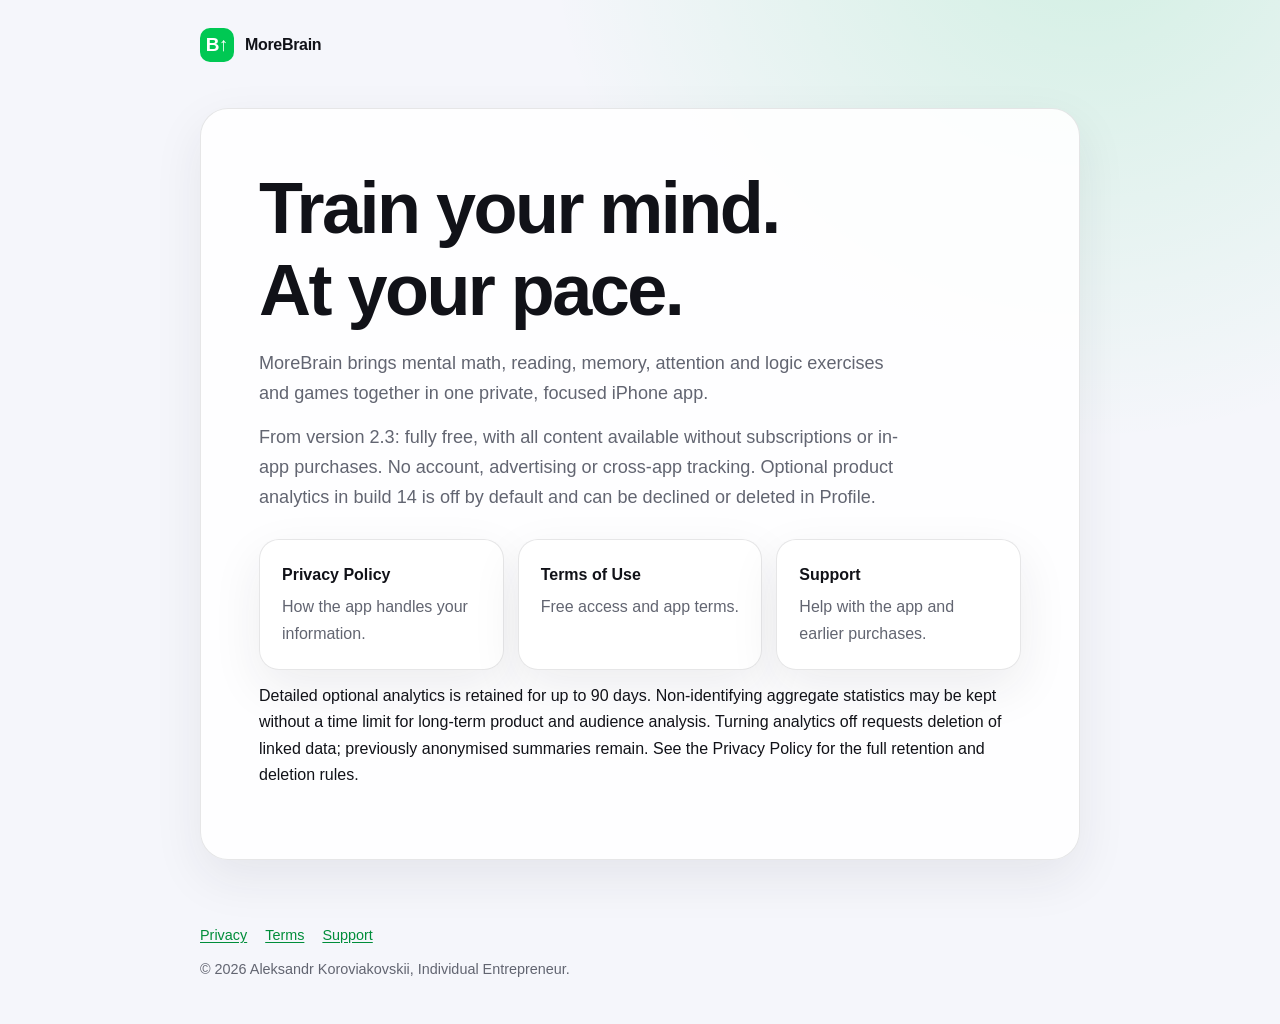
<file: index.html>
<!doctype html>
<html lang="en">
<head>
  <meta charset="utf-8">
  <meta name="viewport" content="width=device-width, initial-scale=1">
  <meta name="description" content="Privacy, terms, and support for MoreBrain.">
  <title>MoreBrain</title>
  <link rel="stylesheet" href="styles.css">
</head>
<body>
  <header class="shell">
    <a class="brand" href="./" aria-label="MoreBrain home">
      <span class="mark" aria-hidden="true">B↑</span>
      MoreBrain
    </a>
  </header>
  <main class="shell">
    <section class="hero">
      <h1>Train your mind.<br>At your pace.</h1>
      <p class="lead">MoreBrain brings mental math, reading, memory, attention and logic exercises and games together in one private, focused iPhone app.</p>
      <p class="lead">From version 2.3: fully free, with all content available without subscriptions or in-app purchases. No account, advertising or cross-app tracking. Optional product analytics in build 14 is off by default and can be declined or deleted in Profile.</p>
      <div class="grid" aria-label="Legal and support links">
        <a class="card" href="privacy/">
          <strong>Privacy Policy</strong>
          <span>How the app handles your information.</span>
        </a>
        <a class="card" href="terms/">
          <strong>Terms of Use</strong>
          <span>Free access and app terms.</span>
        </a>
        <a class="card" href="support/">
          <strong>Support</strong>
          <span>Help with the app and earlier purchases.</span>
        </a>
      </div>
    <p>Detailed optional analytics is retained for up to 90 days. Non-identifying aggregate statistics may be kept without a time limit for long-term product and audience analysis. Turning analytics off requests deletion of linked data; previously anonymised summaries remain. See the Privacy Policy for the full retention and deletion rules.</p>
    </section>
  </main>
  <footer class="shell">
    <nav aria-label="Footer">
      <a href="privacy/">Privacy</a>
      <a href="terms/">Terms</a>
      <a href="support/">Support</a>
    </nav>
    <div>© 2026 Aleksandr Koroviakovskii, Individual Entrepreneur.</div>
  </footer>
</body>
</html>
</file>
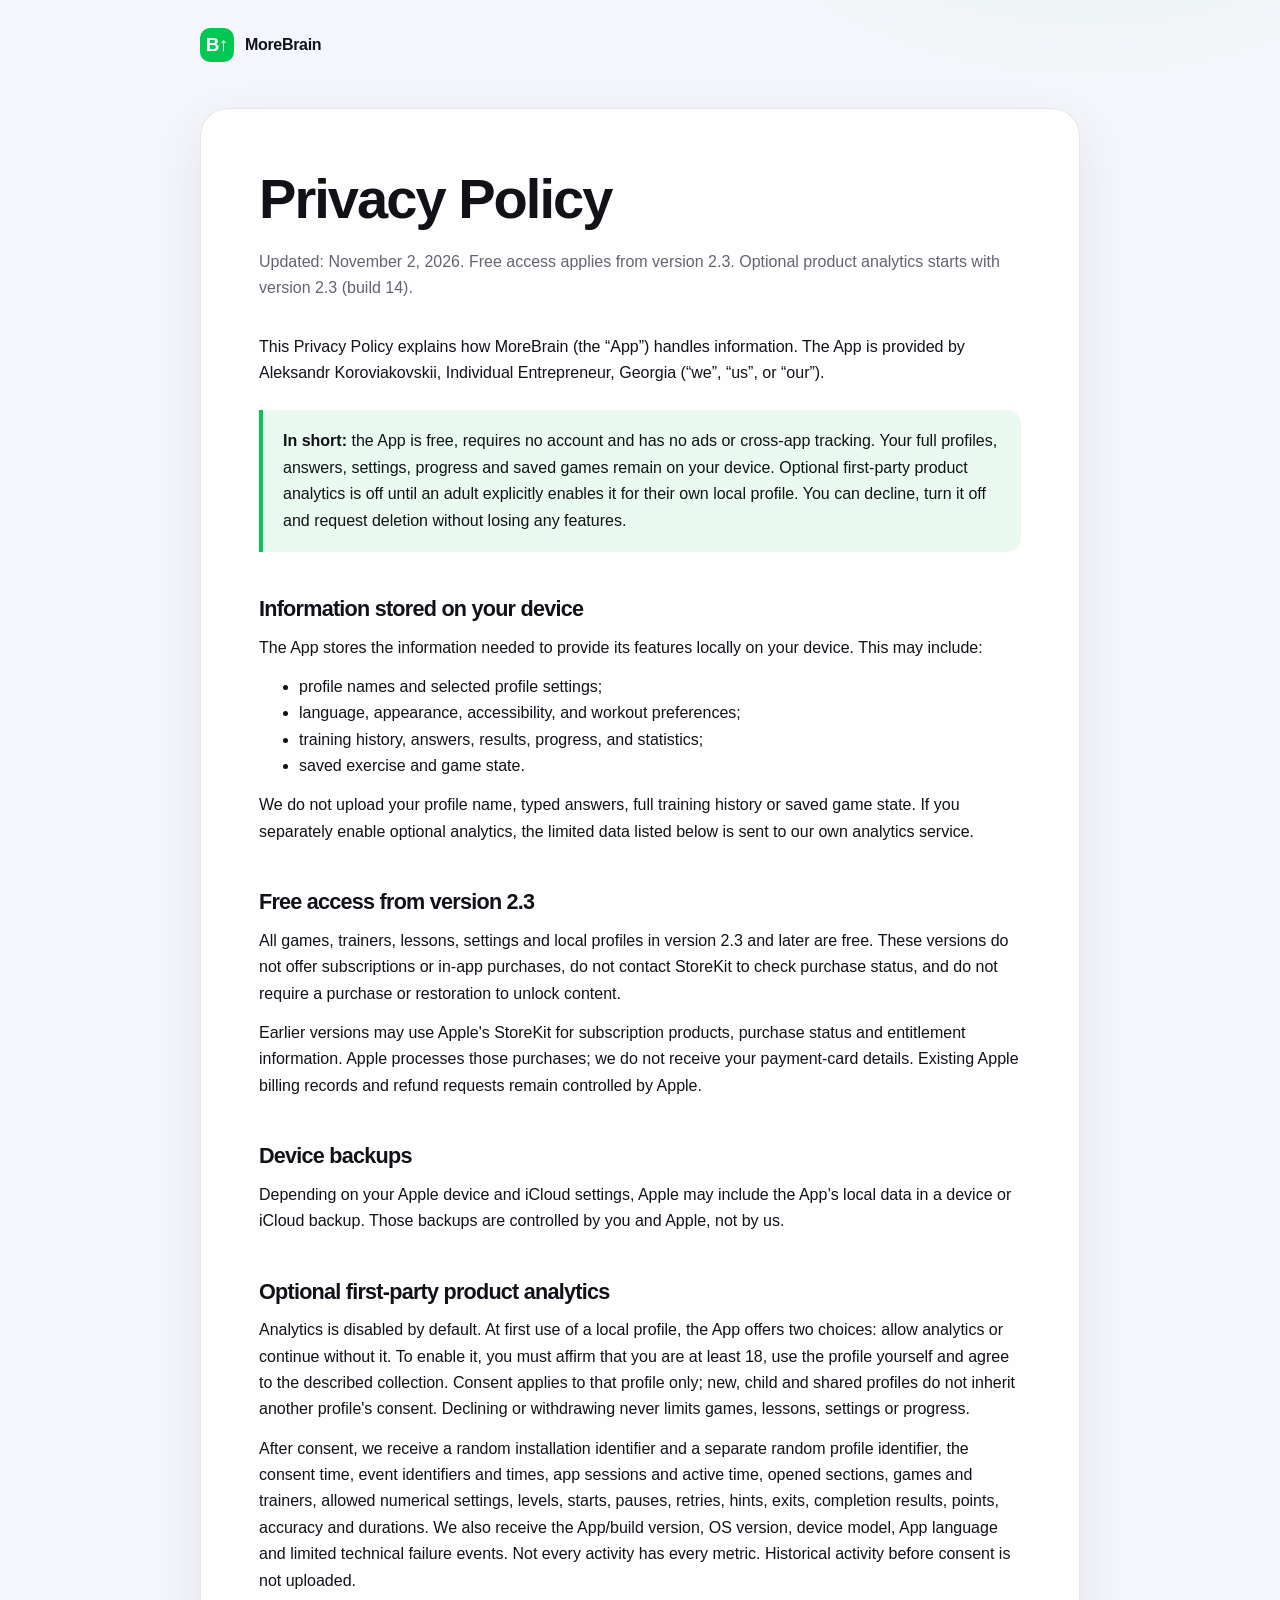
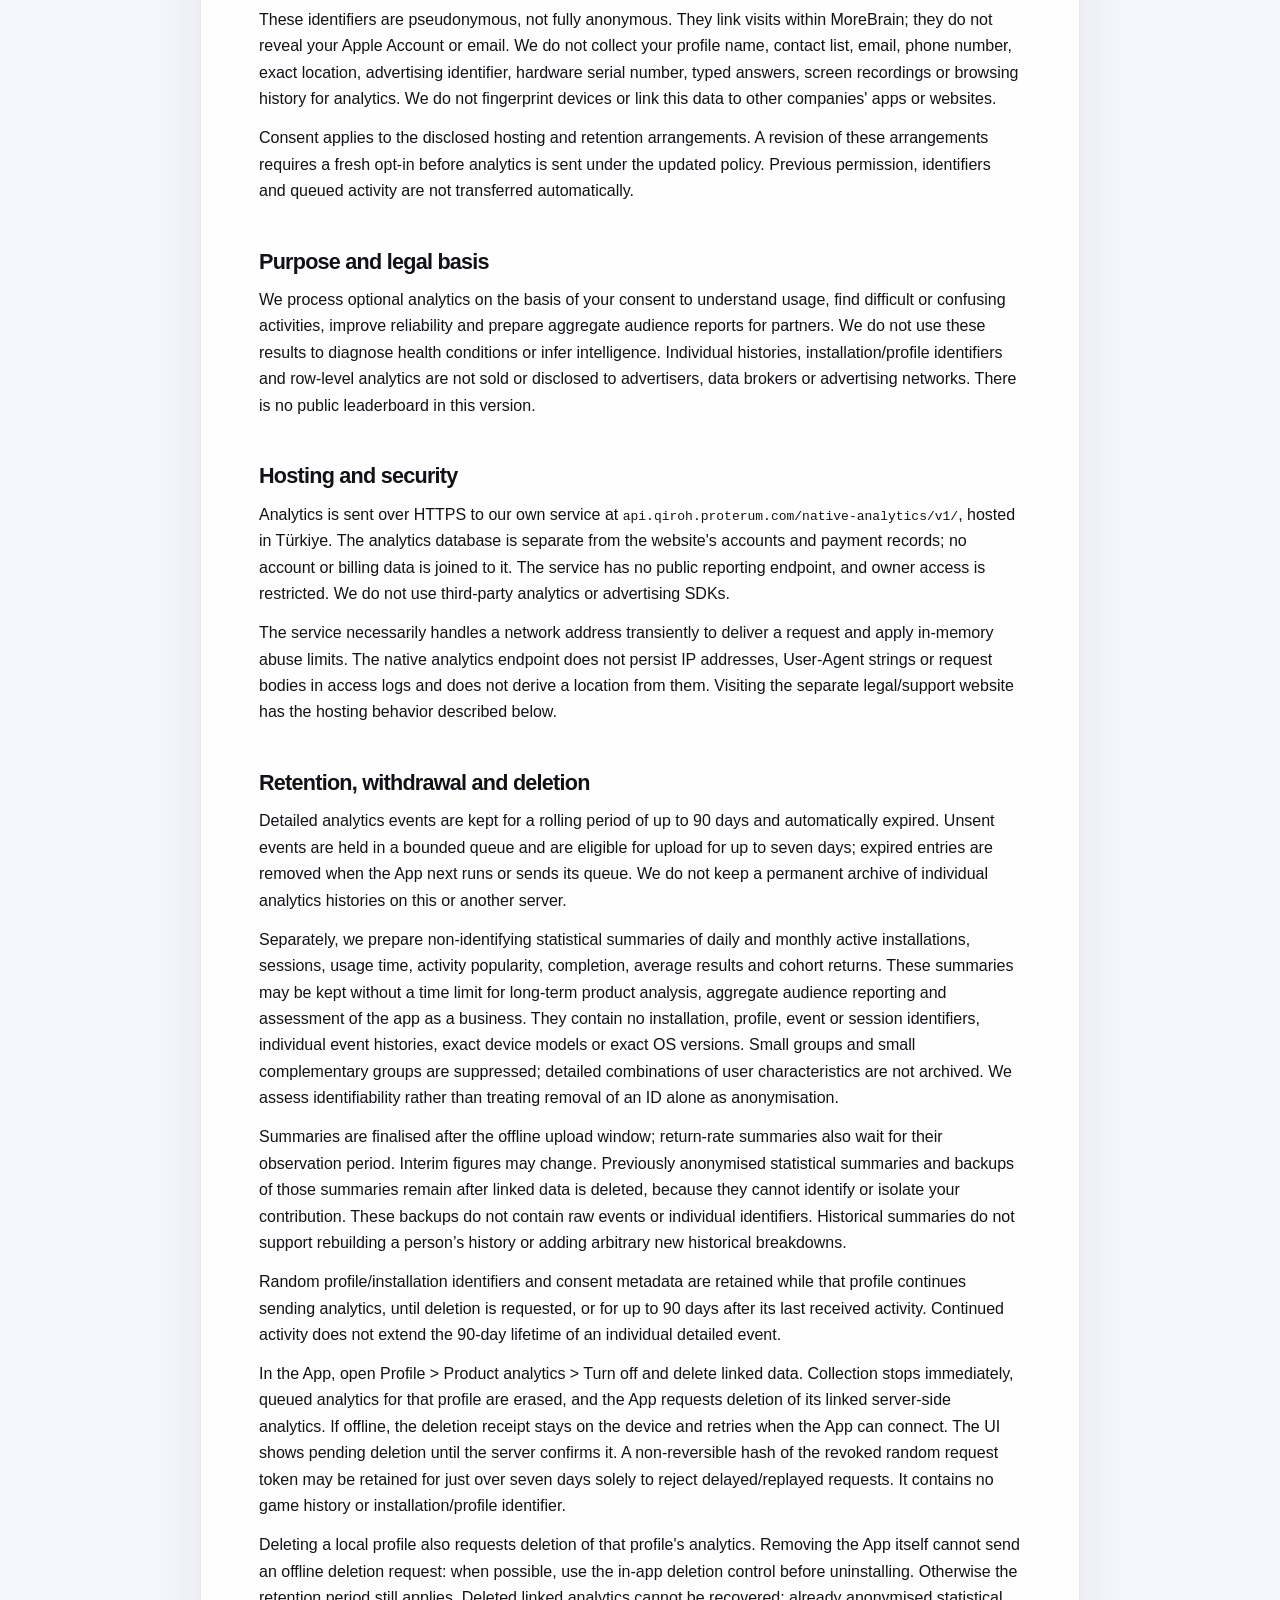
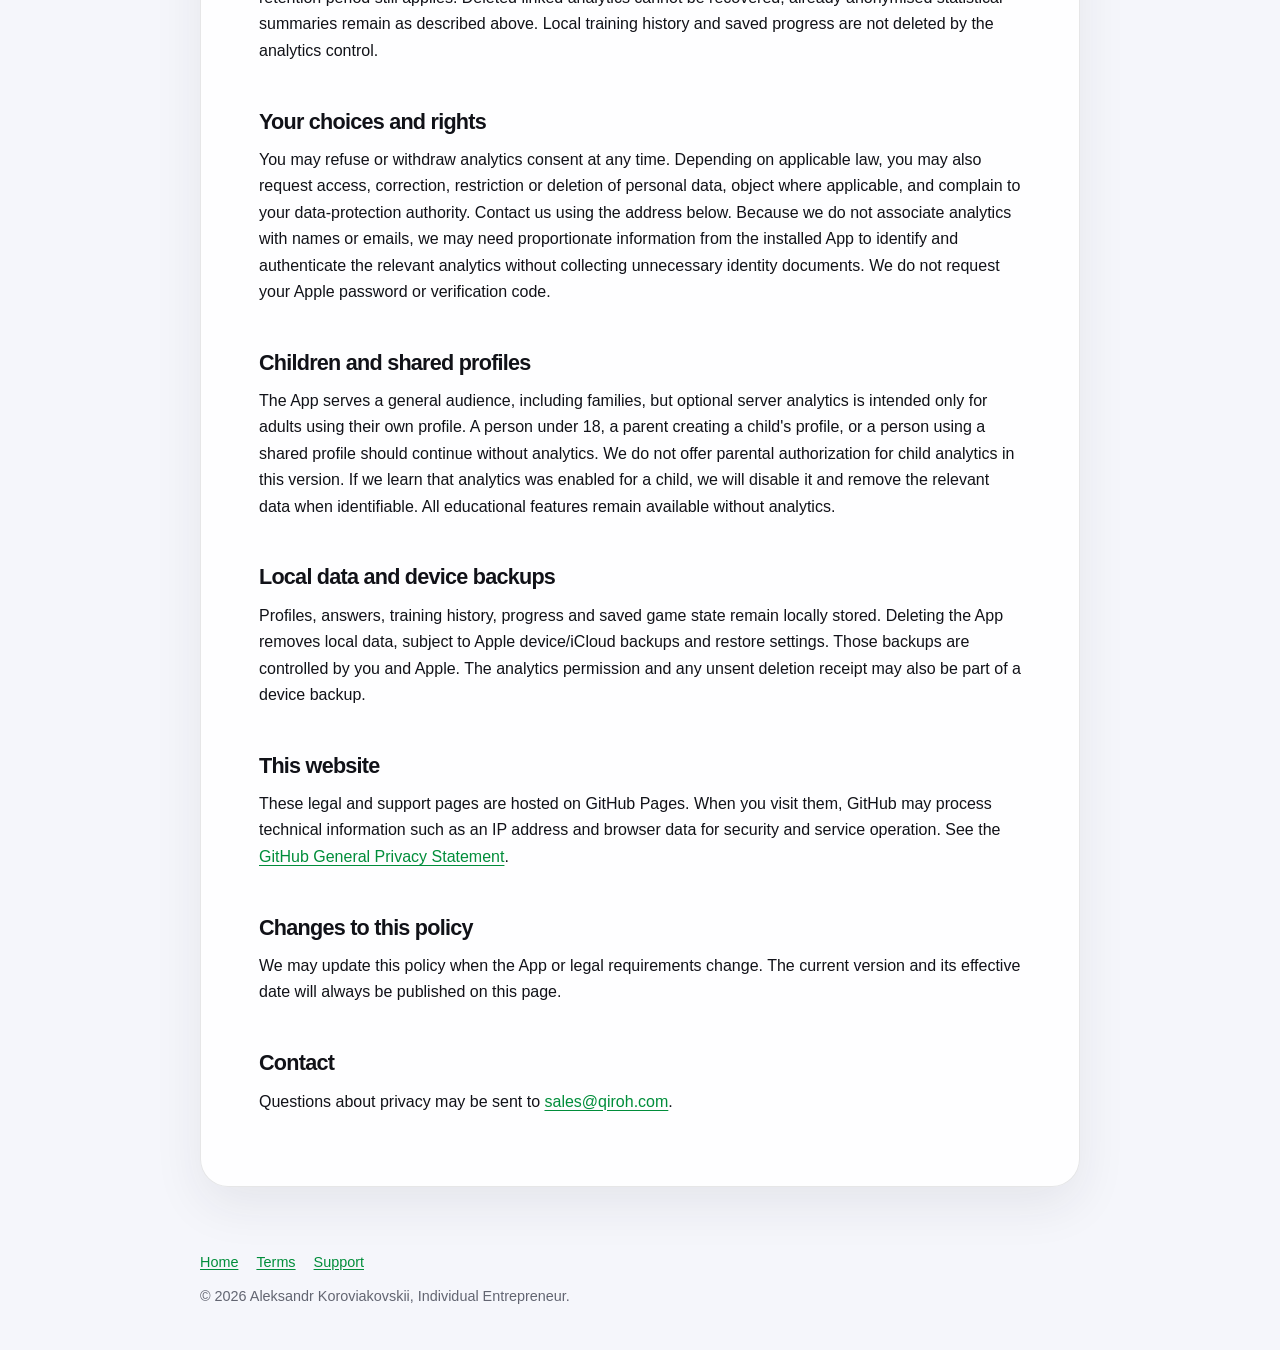
<file: privacy/index.html>
<!doctype html>
<html lang="en">
<head>
  <meta charset="utf-8">
  <meta name="viewport" content="width=device-width, initial-scale=1">
  <meta name="description" content="Privacy Policy for MoreBrain.">
  <title>Privacy Policy — MoreBrain</title>
  <link rel="stylesheet" href="../styles.css">
</head>
<body>
  <header class="shell">
    <a class="brand" href="../" aria-label="MoreBrain home">
      <span class="mark" aria-hidden="true">B↑</span>
      MoreBrain
    </a>
  </header>
  <main class="shell">
    <article class="document">
      <h1>Privacy Policy</h1>
      <p class="meta">Updated: November 2, 2026. Free access applies from version 2.3. Optional product analytics starts with version 2.3 (build 14).</p>

      <p>This Privacy Policy explains how MoreBrain (the “App”) handles information. The App is provided by Aleksandr Koroviakovskii, Individual Entrepreneur, Georgia (“we”, “us”, or “our”).</p>

      <div class="callout"><strong>In short:</strong> the App is free, requires no account and has no ads or cross-app tracking. Your full profiles, answers, settings, progress and saved games remain on your device. Optional first-party product analytics is off until an adult explicitly enables it for their own local profile. You can decline, turn it off and request deletion without losing any features.</div>

      <h2>Information stored on your device</h2>
      <p>The App stores the information needed to provide its features locally on your device. This may include:</p>
      <ul>
        <li>profile names and selected profile settings;</li>
        <li>language, appearance, accessibility, and workout preferences;</li>
        <li>training history, answers, results, progress, and statistics;</li>
        <li>saved exercise and game state.</li>
      </ul>
      <p>We do not upload your profile name, typed answers, full training history or saved game state. If you separately enable optional analytics, the limited data listed below is sent to our own analytics service.</p>

      <h2>Free access from version 2.3</h2>
      <p>All games, trainers, lessons, settings and local profiles in version 2.3 and later are free. These versions do not offer subscriptions or in-app purchases, do not contact StoreKit to check purchase status, and do not require a purchase or restoration to unlock content.</p>
      <p>Earlier versions may use Apple's StoreKit for subscription products, purchase status and entitlement information. Apple processes those purchases; we do not receive your payment-card details. Existing Apple billing records and refund requests remain controlled by Apple.</p>

      <h2>Device backups</h2>
      <p>Depending on your Apple device and iCloud settings, Apple may include the App’s local data in a device or iCloud backup. Those backups are controlled by you and Apple, not by us.</p>

      <h2>Optional first-party product analytics</h2>
      <p>Analytics is disabled by default. At first use of a local profile, the App offers two choices: allow analytics or continue without it. To enable it, you must affirm that you are at least 18, use the profile yourself and agree to the described collection. Consent applies to that profile only; new, child and shared profiles do not inherit another profile's consent. Declining or withdrawing never limits games, lessons, settings or progress.</p>
      <p>After consent, we receive a random installation identifier and a separate random profile identifier, the consent time, event identifiers and times, app sessions and active time, opened sections, games and trainers, allowed numerical settings, levels, starts, pauses, retries, hints, exits, completion results, points, accuracy and durations. We also receive the App/build version, OS version, device model, App language and limited technical failure events. Not every activity has every metric. Historical activity before consent is not uploaded.</p>
      <p>These identifiers are pseudonymous, not fully anonymous. They link visits within MoreBrain; they do not reveal your Apple Account or email. We do not collect your profile name, contact list, email, phone number, exact location, advertising identifier, hardware serial number, typed answers, screen recordings or browsing history for analytics. We do not fingerprint devices or link this data to other companies' apps or websites.</p>
      <p>Consent applies to the disclosed hosting and retention arrangements. A revision of these arrangements requires a fresh opt-in before analytics is sent under the updated policy. Previous permission, identifiers and queued activity are not transferred automatically.</p>
      <h2>Purpose and legal basis</h2>
      <p>We process optional analytics on the basis of your consent to understand usage, find difficult or confusing activities, improve reliability and prepare aggregate audience reports for partners. We do not use these results to diagnose health conditions or infer intelligence. Individual histories, installation/profile identifiers and row-level analytics are not sold or disclosed to advertisers, data brokers or advertising networks. There is no public leaderboard in this version.</p>
      <h2>Hosting and security</h2>
      <p>Analytics is sent over HTTPS to our own service at <code>api.qiroh.proterum.com/native-analytics/v1/</code>, hosted in Türkiye. The analytics database is separate from the website's accounts and payment records; no account or billing data is joined to it. The service has no public reporting endpoint, and owner access is restricted. We do not use third-party analytics or advertising SDKs.</p>
      <p>The service necessarily handles a network address transiently to deliver a request and apply in-memory abuse limits. The native analytics endpoint does not persist IP addresses, User-Agent strings or request bodies in access logs and does not derive a location from them. Visiting the separate legal/support website has the hosting behavior described below.</p>
      <h2>Retention, withdrawal and deletion</h2>
      <p>Detailed analytics events are kept for a rolling period of up to 90 days and automatically expired. Unsent events are held in a bounded queue and are eligible for upload for up to seven days; expired entries are removed when the App next runs or sends its queue. We do not keep a permanent archive of individual analytics histories on this or another server.</p>
      <p>Separately, we prepare non-identifying statistical summaries of daily and monthly active installations, sessions, usage time, activity popularity, completion, average results and cohort returns. These summaries may be kept without a time limit for long-term product analysis, aggregate audience reporting and assessment of the app as a business. They contain no installation, profile, event or session identifiers, individual event histories, exact device models or exact OS versions. Small groups and small complementary groups are suppressed; detailed combinations of user characteristics are not archived. We assess identifiability rather than treating removal of an ID alone as anonymisation.</p>
      <p>Summaries are finalised after the offline upload window; return-rate summaries also wait for their observation period. Interim figures may change. Previously anonymised statistical summaries and backups of those summaries remain after linked data is deleted, because they cannot identify or isolate your contribution. These backups do not contain raw events or individual identifiers. Historical summaries do not support rebuilding a person’s history or adding arbitrary new historical breakdowns.</p>
      <p>Random profile/installation identifiers and consent metadata are retained while that profile continues sending analytics, until deletion is requested, or for up to 90 days after its last received activity. Continued activity does not extend the 90-day lifetime of an individual detailed event.</p>
      <p>In the App, open Profile &gt; Product analytics &gt; Turn off and delete linked data. Collection stops immediately, queued analytics for that profile are erased, and the App requests deletion of its linked server-side analytics. If offline, the deletion receipt stays on the device and retries when the App can connect. The UI shows pending deletion until the server confirms it. A non-reversible hash of the revoked random request token may be retained for just over seven days solely to reject delayed/replayed requests. It contains no game history or installation/profile identifier.</p>
      <p>Deleting a local profile also requests deletion of that profile's analytics. Removing the App itself cannot send an offline deletion request: when possible, use the in-app deletion control before uninstalling. Otherwise the retention period still applies. Deleted linked analytics cannot be recovered; already anonymised statistical summaries remain as described above. Local training history and saved progress are not deleted by the analytics control.</p>
      <h2>Your choices and rights</h2>
      <p>You may refuse or withdraw analytics consent at any time. Depending on applicable law, you may also request access, correction, restriction or deletion of personal data, object where applicable, and complain to your data-protection authority. Contact us using the address below. Because we do not associate analytics with names or emails, we may need proportionate information from the installed App to identify and authenticate the relevant analytics without collecting unnecessary identity documents. We do not request your Apple password or verification code.</p>
      <h2>Children and shared profiles</h2>
      <p>The App serves a general audience, including families, but optional server analytics is intended only for adults using their own profile. A person under 18, a parent creating a child's profile, or a person using a shared profile should continue without analytics. We do not offer parental authorization for child analytics in this version. If we learn that analytics was enabled for a child, we will disable it and remove the relevant data when identifiable. All educational features remain available without analytics.</p>
      <h2>Local data and device backups</h2>
      <p>Profiles, answers, training history, progress and saved game state remain locally stored. Deleting the App removes local data, subject to Apple device/iCloud backups and restore settings. Those backups are controlled by you and Apple. The analytics permission and any unsent deletion receipt may also be part of a device backup.</p>

      <h2>This website</h2>
      <p>These legal and support pages are hosted on GitHub Pages. When you visit them, GitHub may process technical information such as an IP address and browser data for security and service operation. See the <a href="https://docs.github.com/en/site-policy/privacy-policies/github-general-privacy-statement">GitHub General Privacy Statement</a>.</p>

      <h2>Changes to this policy</h2>
      <p>We may update this policy when the App or legal requirements change. The current version and its effective date will always be published on this page.</p>

      <h2>Contact</h2>
      <p>Questions about privacy may be sent to <a href="mailto:sales@qiroh.com">sales@qiroh.com</a>.</p>
    </article>
  </main>
  <footer class="shell">
    <nav aria-label="Footer">
      <a href="../">Home</a>
      <a href="../terms/">Terms</a>
      <a href="../support/">Support</a>
    </nav>
    <div>© 2026 Aleksandr Koroviakovskii, Individual Entrepreneur.</div>
  </footer>
</body>
</html>
</file>
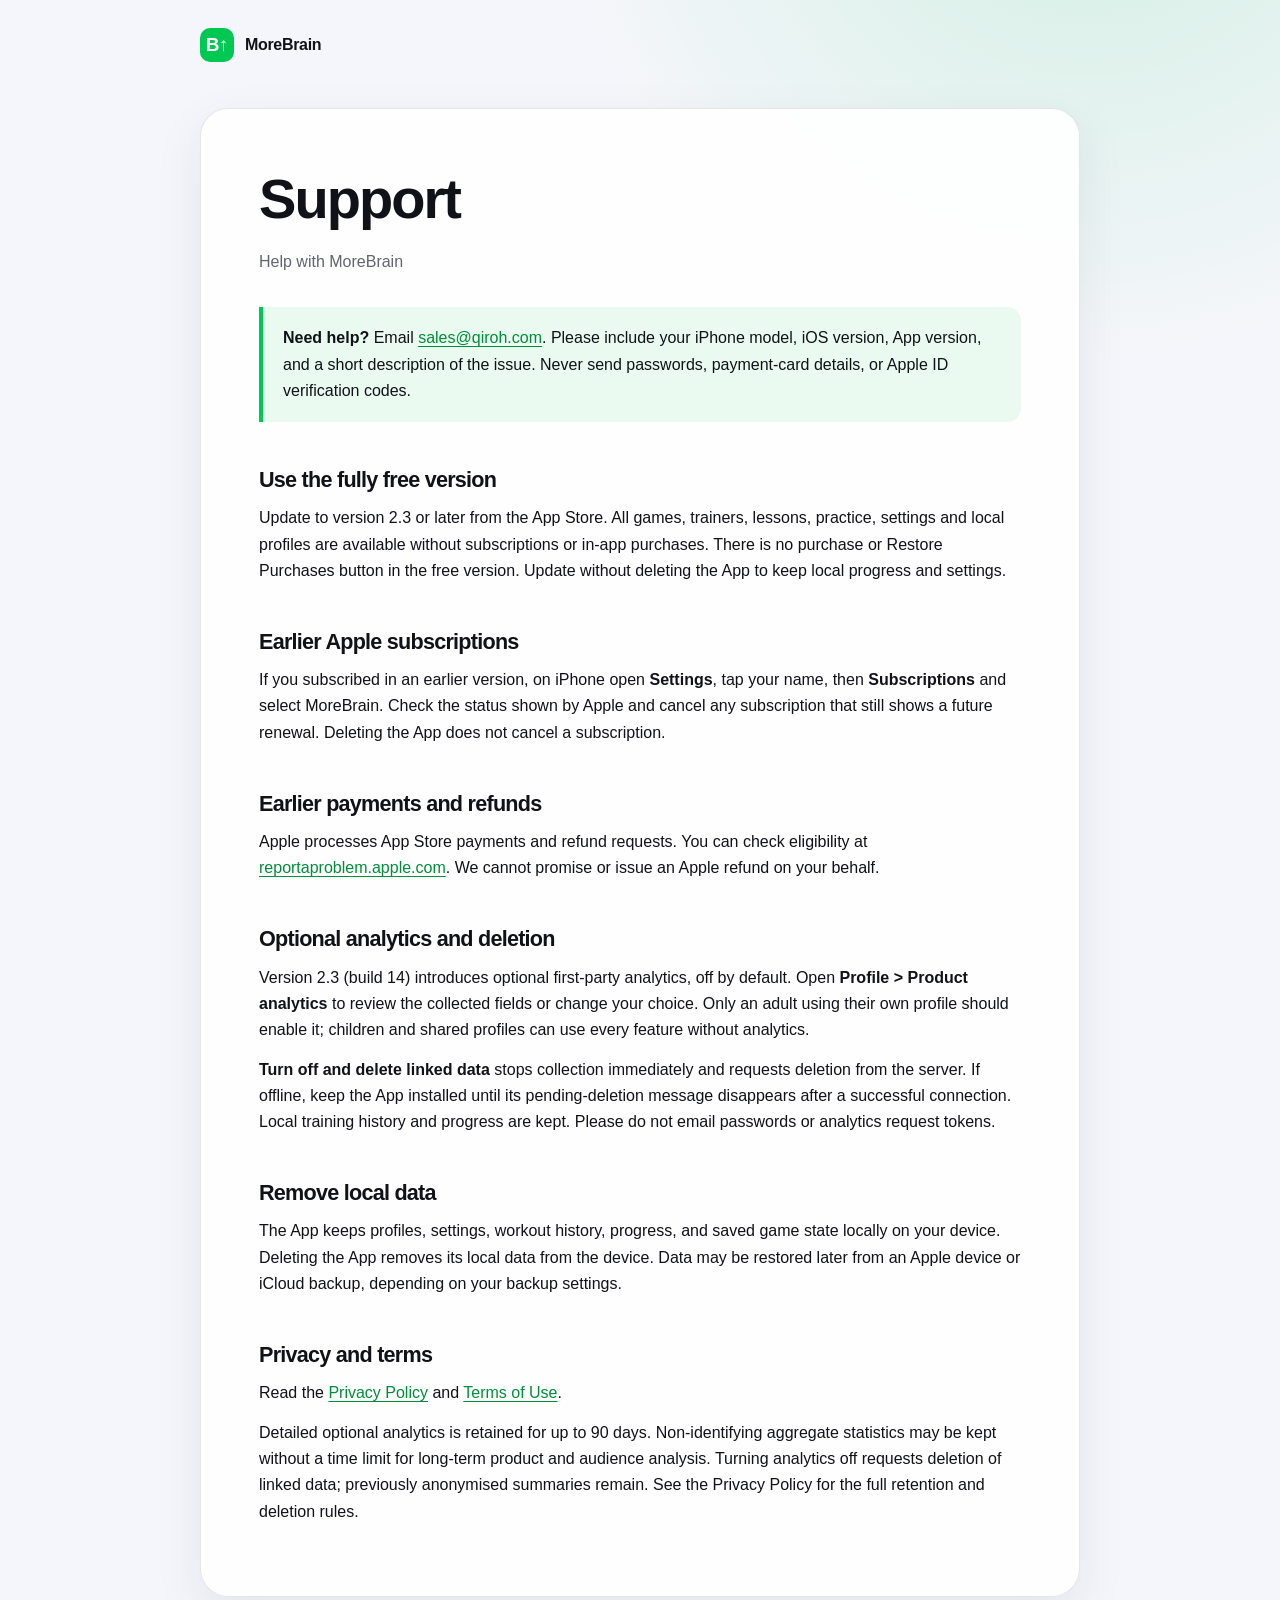
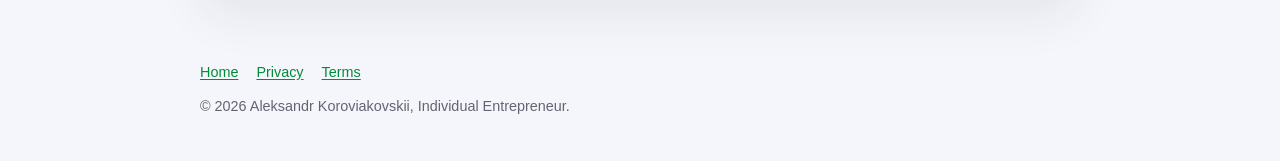
<file: support/index.html>
<!doctype html>
<html lang="en">
<head>
  <meta charset="utf-8">
  <meta name="viewport" content="width=device-width, initial-scale=1">
  <meta name="description" content="Support for MoreBrain.">
  <title>Support — MoreBrain</title>
  <link rel="stylesheet" href="../styles.css">
</head>
<body>
  <header class="shell">
    <a class="brand" href="../" aria-label="MoreBrain home">
      <span class="mark" aria-hidden="true">B↑</span>
      MoreBrain
    </a>
  </header>
  <main class="shell">
    <article class="document">
      <h1>Support</h1>
      <p class="meta">Help with MoreBrain</p>

      <div class="callout"><strong>Need help?</strong> Email <a href="mailto:sales@qiroh.com">sales@qiroh.com</a>. Please include your iPhone model, iOS version, App version, and a short description of the issue. Never send passwords, payment-card details, or Apple ID verification codes.</div>

      <h2>Use the fully free version</h2>
      <p>Update to version 2.3 or later from the App Store. All games, trainers, lessons, practice, settings and local profiles are available without subscriptions or in-app purchases. There is no purchase or Restore Purchases button in the free version. Update without deleting the App to keep local progress and settings.</p>

      <h2>Earlier Apple subscriptions</h2>
      <p>If you subscribed in an earlier version, on iPhone open <strong>Settings</strong>, tap your name, then <strong>Subscriptions</strong> and select MoreBrain. Check the status shown by Apple and cancel any subscription that still shows a future renewal. Deleting the App does not cancel a subscription.</p>

      <h2>Earlier payments and refunds</h2>
      <p>Apple processes App Store payments and refund requests. You can check eligibility at <a href="https://reportaproblem.apple.com/">reportaproblem.apple.com</a>. We cannot promise or issue an Apple refund on your behalf.</p>

      <h2>Optional analytics and deletion</h2>
      <p>Version 2.3 (build 14) introduces optional first-party analytics, off by default. Open <strong>Profile &gt; Product analytics</strong> to review the collected fields or change your choice. Only an adult using their own profile should enable it; children and shared profiles can use every feature without analytics.</p>
      <p><strong>Turn off and delete linked data</strong> stops collection immediately and requests deletion from the server. If offline, keep the App installed until its pending-deletion message disappears after a successful connection. Local training history and progress are kept. Please do not email passwords or analytics request tokens.</p>
      <h2>Remove local data</h2>
      <p>The App keeps profiles, settings, workout history, progress, and saved game state locally on your device. Deleting the App removes its local data from the device. Data may be restored later from an Apple device or iCloud backup, depending on your backup settings.</p>

      <h2>Privacy and terms</h2>
      <p>Read the <a href="../privacy/">Privacy Policy</a> and <a href="../terms/">Terms of Use</a>.</p>
    <p>Detailed optional analytics is retained for up to 90 days. Non-identifying aggregate statistics may be kept without a time limit for long-term product and audience analysis. Turning analytics off requests deletion of linked data; previously anonymised summaries remain. See the Privacy Policy for the full retention and deletion rules.</p>
    </article>
  </main>
  <footer class="shell">
    <nav aria-label="Footer">
      <a href="../">Home</a>
      <a href="../privacy/">Privacy</a>
      <a href="../terms/">Terms</a>
    </nav>
    <div>© 2026 Aleksandr Koroviakovskii, Individual Entrepreneur.</div>
  </footer>
</body>
</html>
</file>
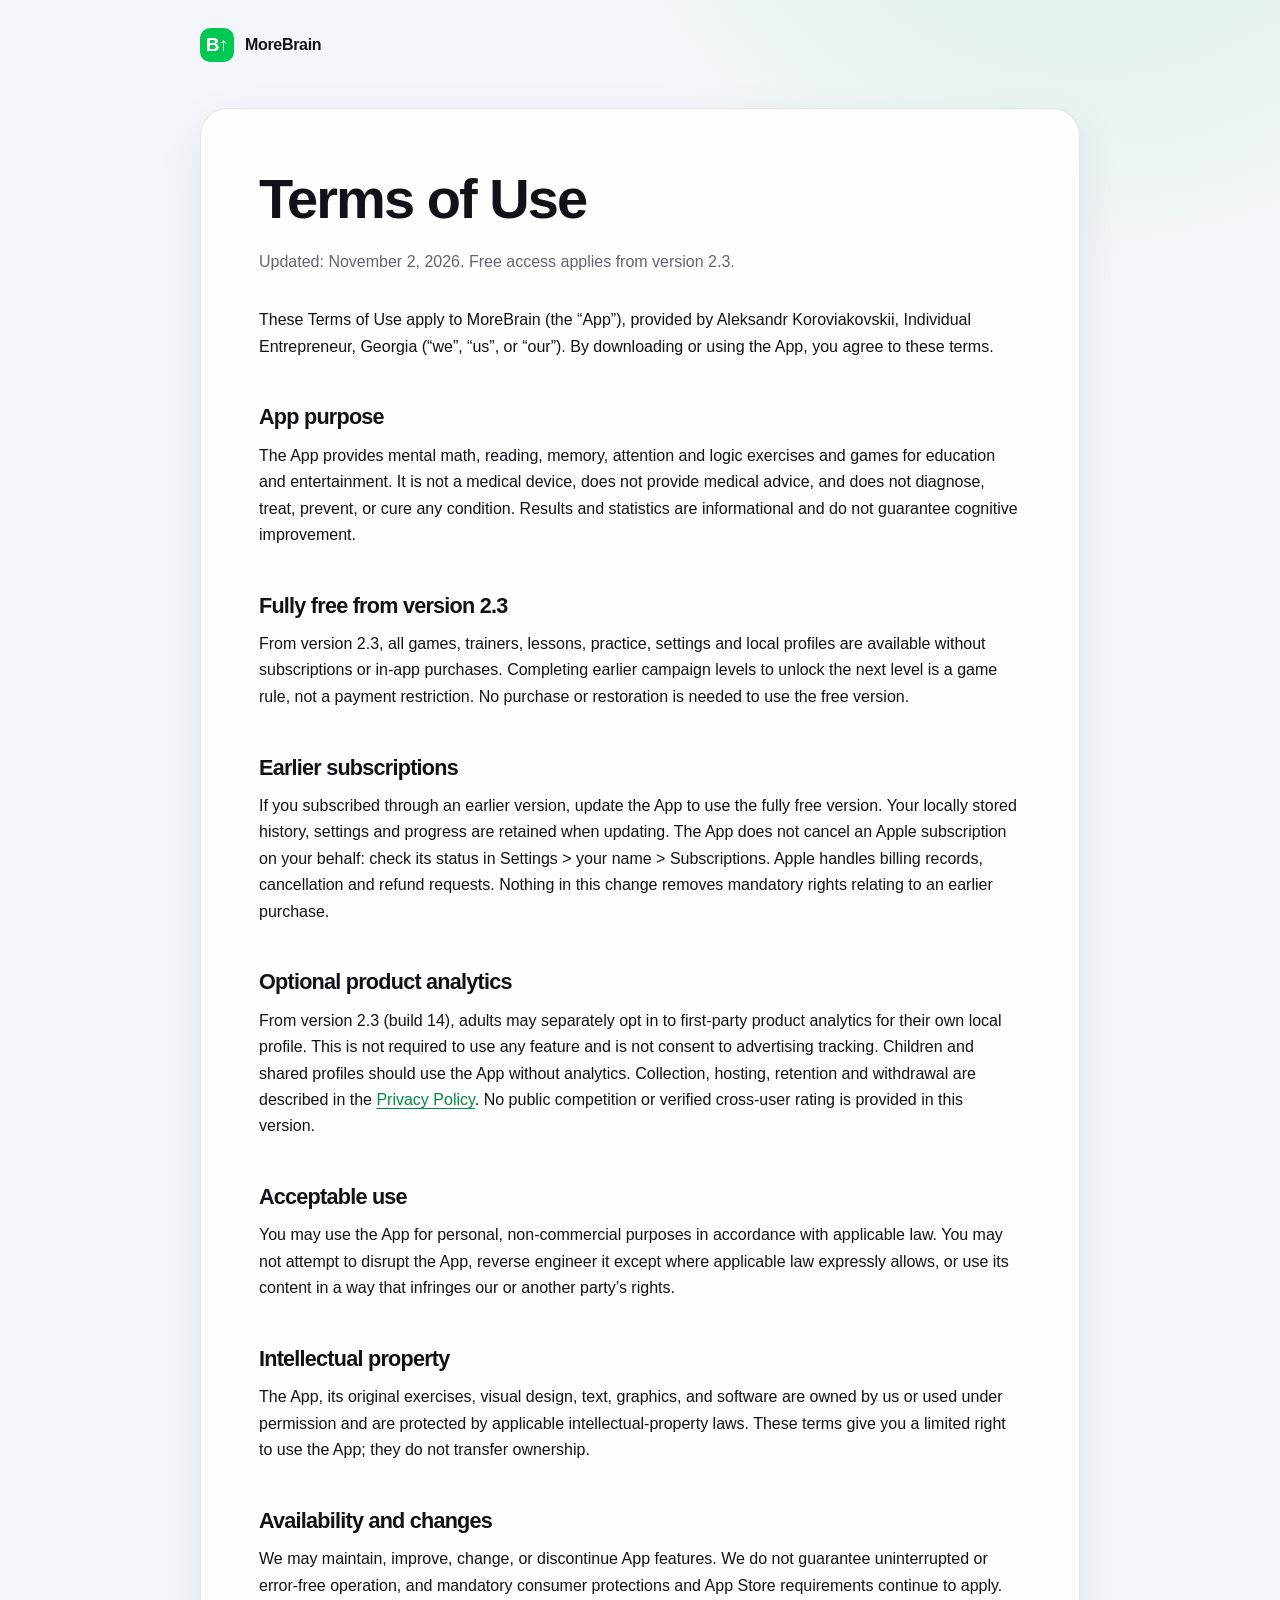
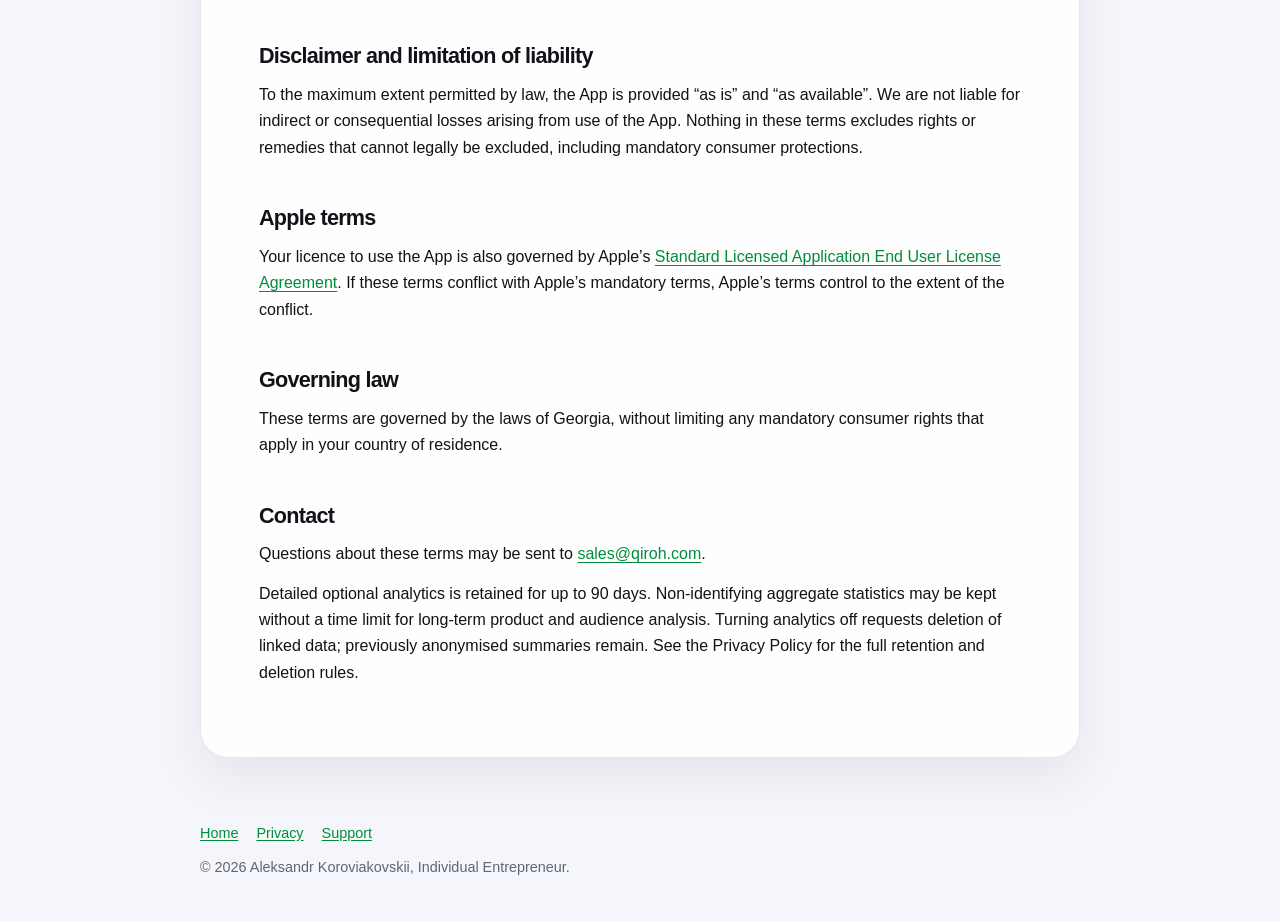
<file: terms/index.html>
<!doctype html>
<html lang="en">
<head>
  <meta charset="utf-8">
  <meta name="viewport" content="width=device-width, initial-scale=1">
  <meta name="description" content="Terms of Use for MoreBrain.">
  <title>Terms of Use — MoreBrain</title>
  <link rel="stylesheet" href="../styles.css">
</head>
<body>
  <header class="shell">
    <a class="brand" href="../" aria-label="MoreBrain home">
      <span class="mark" aria-hidden="true">B↑</span>
      MoreBrain
    </a>
  </header>
  <main class="shell">
    <article class="document">
      <h1>Terms of Use</h1>
      <p class="meta">Updated: November 2, 2026. Free access applies from version 2.3.</p>

      <p>These Terms of Use apply to MoreBrain (the “App”), provided by Aleksandr Koroviakovskii, Individual Entrepreneur, Georgia (“we”, “us”, or “our”). By downloading or using the App, you agree to these terms.</p>

      <h2>App purpose</h2>
      <p>The App provides mental math, reading, memory, attention and logic exercises and games for education and entertainment. It is not a medical device, does not provide medical advice, and does not diagnose, treat, prevent, or cure any condition. Results and statistics are informational and do not guarantee cognitive improvement.</p>

      <h2>Fully free from version 2.3</h2>
      <p>From version 2.3, all games, trainers, lessons, practice, settings and local profiles are available without subscriptions or in-app purchases. Completing earlier campaign levels to unlock the next level is a game rule, not a payment restriction. No purchase or restoration is needed to use the free version.</p>

      <h2>Earlier subscriptions</h2>
      <p>If you subscribed through an earlier version, update the App to use the fully free version. Your locally stored history, settings and progress are retained when updating. The App does not cancel an Apple subscription on your behalf: check its status in Settings &gt; your name &gt; Subscriptions. Apple handles billing records, cancellation and refund requests. Nothing in this change removes mandatory rights relating to an earlier purchase.</p>

      <h2>Optional product analytics</h2>
      <p>From version 2.3 (build 14), adults may separately opt in to first-party product analytics for their own local profile. This is not required to use any feature and is not consent to advertising tracking. Children and shared profiles should use the App without analytics. Collection, hosting, retention and withdrawal are described in the <a href="../privacy/">Privacy Policy</a>. No public competition or verified cross-user rating is provided in this version.</p>
      <h2>Acceptable use</h2>
      <p>You may use the App for personal, non-commercial purposes in accordance with applicable law. You may not attempt to disrupt the App, reverse engineer it except where applicable law expressly allows, or use its content in a way that infringes our or another party’s rights.</p>

      <h2>Intellectual property</h2>
      <p>The App, its original exercises, visual design, text, graphics, and software are owned by us or used under permission and are protected by applicable intellectual-property laws. These terms give you a limited right to use the App; they do not transfer ownership.</p>

      <h2>Availability and changes</h2>
      <p>We may maintain, improve, change, or discontinue App features. We do not guarantee uninterrupted or error-free operation, and mandatory consumer protections and App Store requirements continue to apply.</p>

      <h2>Disclaimer and limitation of liability</h2>
      <p>To the maximum extent permitted by law, the App is provided “as is” and “as available”. We are not liable for indirect or consequential losses arising from use of the App. Nothing in these terms excludes rights or remedies that cannot legally be excluded, including mandatory consumer protections.</p>

      <h2>Apple terms</h2>
      <p>Your licence to use the App is also governed by Apple’s <a href="https://www.apple.com/legal/internet-services/itunes/dev/stdeula/">Standard Licensed Application End User License Agreement</a>. If these terms conflict with Apple’s mandatory terms, Apple’s terms control to the extent of the conflict.</p>

      <h2>Governing law</h2>
      <p>These terms are governed by the laws of Georgia, without limiting any mandatory consumer rights that apply in your country of residence.</p>

      <h2>Contact</h2>
      <p>Questions about these terms may be sent to <a href="mailto:sales@qiroh.com">sales@qiroh.com</a>.</p>
    <p>Detailed optional analytics is retained for up to 90 days. Non-identifying aggregate statistics may be kept without a time limit for long-term product and audience analysis. Turning analytics off requests deletion of linked data; previously anonymised summaries remain. See the Privacy Policy for the full retention and deletion rules.</p>
    </article>
  </main>
  <footer class="shell">
    <nav aria-label="Footer">
      <a href="../">Home</a>
      <a href="../privacy/">Privacy</a>
      <a href="../support/">Support</a>
    </nav>
    <div>© 2026 Aleksandr Koroviakovskii, Individual Entrepreneur.</div>
  </footer>
</body>
</html>
</file>
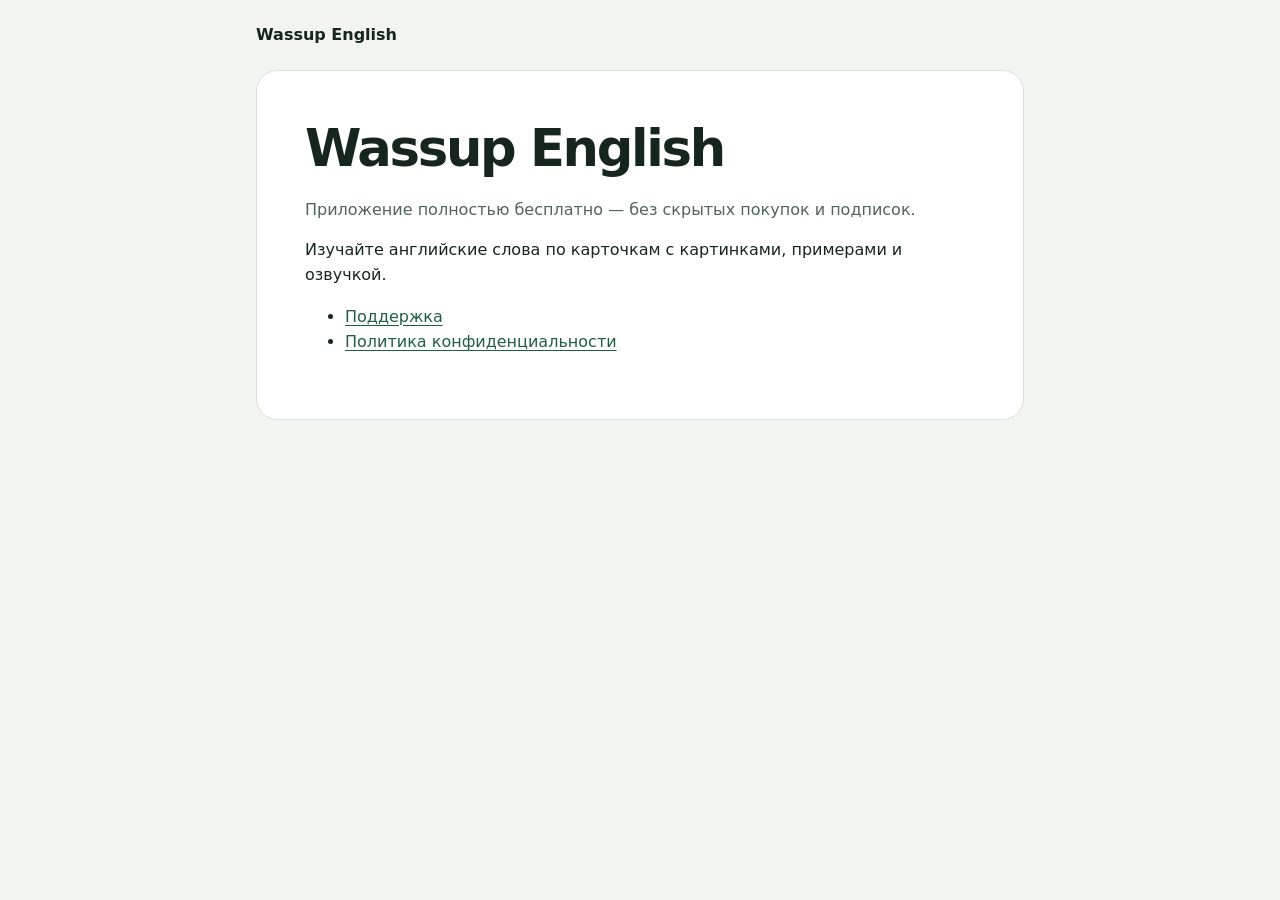
<file: wassup-english/index.html>
<!doctype html>
<html lang="ru">
<head>
  <meta charset="utf-8">
  <meta name="viewport" content="width=device-width, initial-scale=1">
  <title>Wassup English</title>
  <link rel="stylesheet" href="store.css">
</head>
<body>
  <header><span class="brand">Wassup English</span></header>
  <main>
    <h1>Wassup English</h1>
    <p class="status">Приложение полностью бесплатно — без скрытых покупок и подписок.</p>
    <p>Изучайте английские слова по карточкам с картинками, примерами и озвучкой.</p>
    <ul>
      <li><a href="support.html">Поддержка</a></li>
      <li><a href="privacy.html">Политика конфиденциальности</a></li>
    </ul>
  </main>
</body>
</html>
</file>
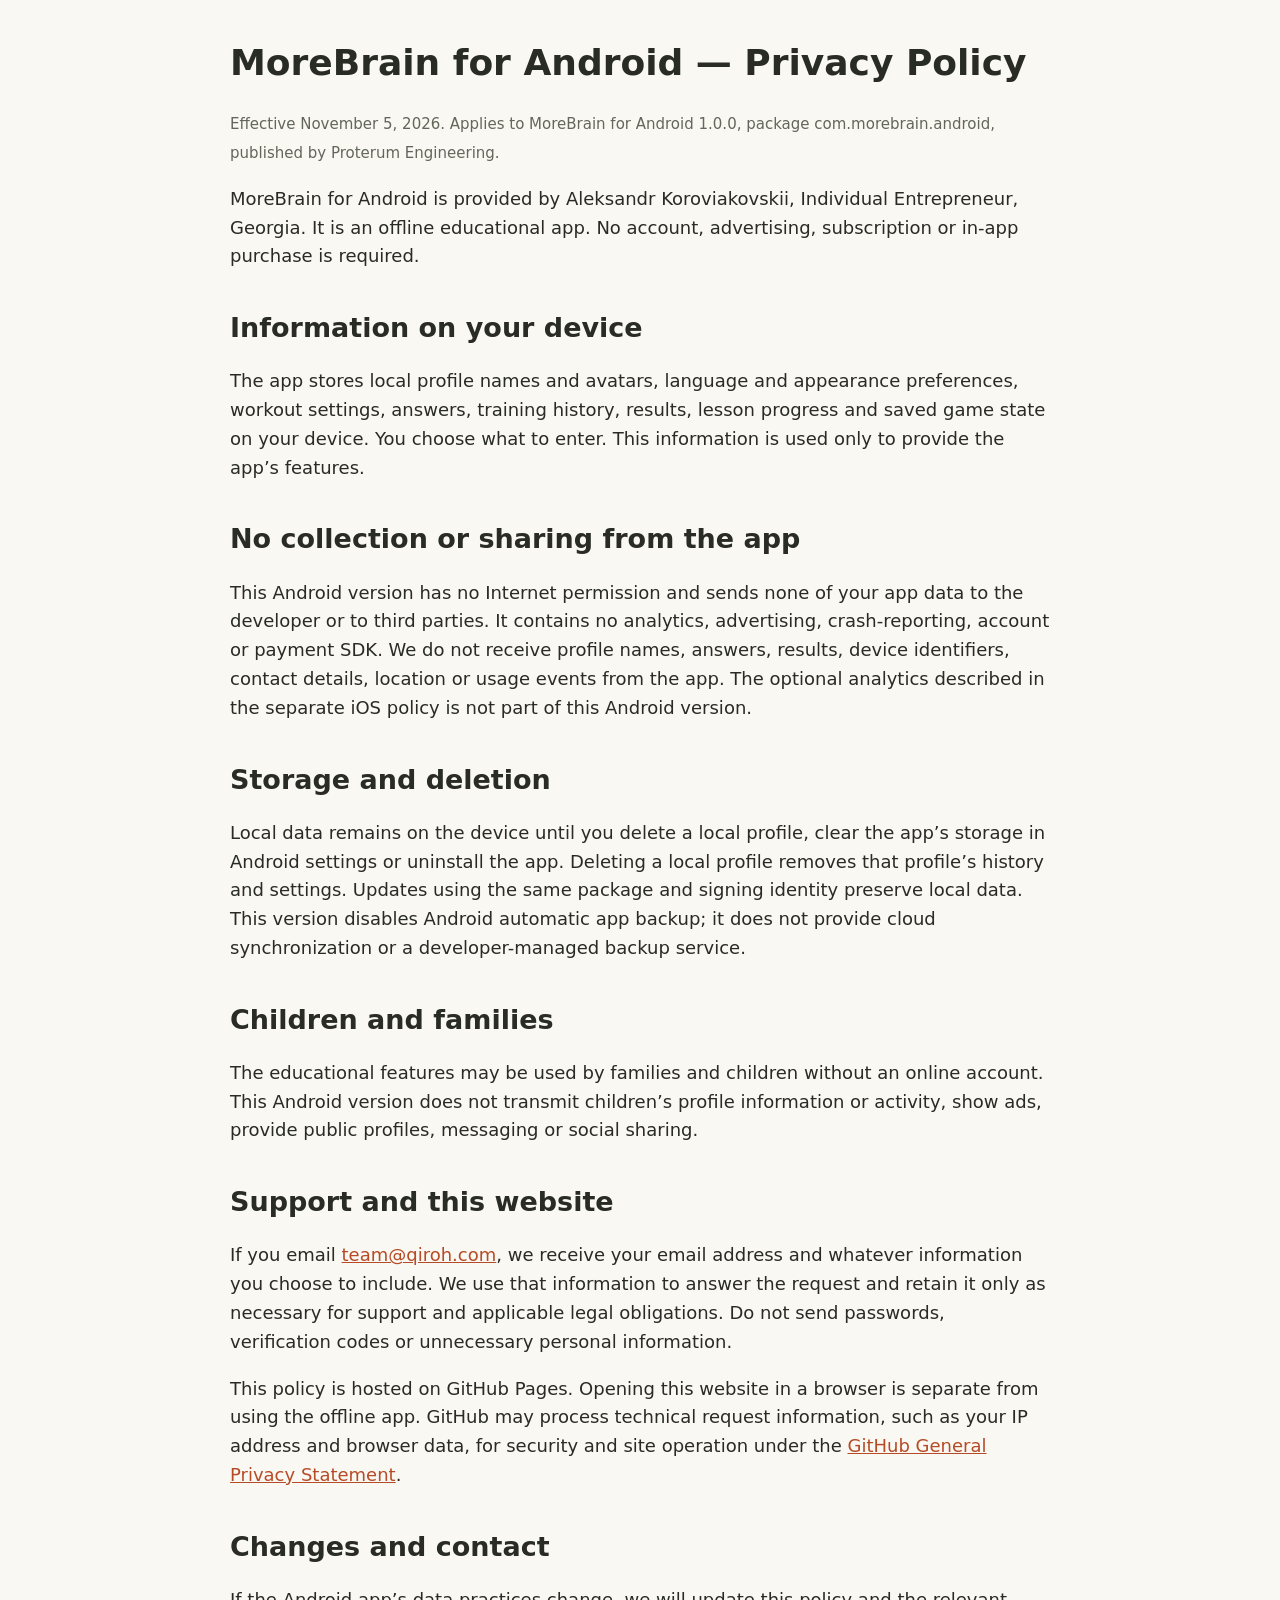
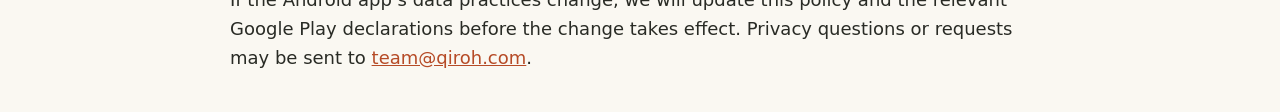
<file: android/privacy/index.html>
<!doctype html>
<html lang="en"><head><meta charset="utf-8"><meta name="viewport" content="width=device-width,initial-scale=1"><title>MoreBrain for Android — Privacy Policy</title>
<style>body{font:18px/1.6 system-ui,sans-serif;color:#292b25;background:#faf8f2;max-width:820px;margin:40px auto;padding:0 22px}h1,h2{line-height:1.25}a{color:#b64b27}section{margin:40px 0}small{color:#62665b}</style></head>
<body><main><h1>MoreBrain for Android — Privacy Policy</h1><p><small>Effective November 5, 2026. Applies to MoreBrain for Android 1.0.0, package com.morebrain.android, published by Proterum Engineering.</small></p>
<p>MoreBrain for Android is provided by Aleksandr Koroviakovskii, Individual Entrepreneur, Georgia. It is an offline educational app. No account, advertising, subscription or in-app purchase is required.</p>
<section><h2>Information on your device</h2><p>The app stores local profile names and avatars, language and appearance preferences, workout settings, answers, training history, results, lesson progress and saved game state on your device. You choose what to enter. This information is used only to provide the app’s features.</p></section>
<section><h2>No collection or sharing from the app</h2><p>This Android version has no Internet permission and sends none of your app data to the developer or to third parties. It contains no analytics, advertising, crash-reporting, account or payment SDK. We do not receive profile names, answers, results, device identifiers, contact details, location or usage events from the app. The optional analytics described in the separate iOS policy is not part of this Android version.</p></section>
<section><h2>Storage and deletion</h2><p>Local data remains on the device until you delete a local profile, clear the app’s storage in Android settings or uninstall the app. Deleting a local profile removes that profile’s history and settings. Updates using the same package and signing identity preserve local data. This version disables Android automatic app backup; it does not provide cloud synchronization or a developer-managed backup service.</p></section>
<section><h2>Children and families</h2><p>The educational features may be used by families and children without an online account. This Android version does not transmit children’s profile information or activity, show ads, provide public profiles, messaging or social sharing.</p></section>
<section><h2>Support and this website</h2><p>If you email <a href="mailto:team@qiroh.com">team@qiroh.com</a>, we receive your email address and whatever information you choose to include. We use that information to answer the request and retain it only as necessary for support and applicable legal obligations. Do not send passwords, verification codes or unnecessary personal information.</p><p>This policy is hosted on GitHub Pages. Opening this website in a browser is separate from using the offline app. GitHub may process technical request information, such as your IP address and browser data, for security and site operation under the <a href="https://docs.github.com/en/site-policy/privacy-policies/github-general-privacy-statement">GitHub General Privacy Statement</a>.</p></section>
<section><h2>Changes and contact</h2><p>If the Android app’s data practices change, we will update this policy and the relevant Google Play declarations before the change takes effect. Privacy questions or requests may be sent to <a href="mailto:team@qiroh.com">team@qiroh.com</a>.</p></section>
</main></body></html>
</file>
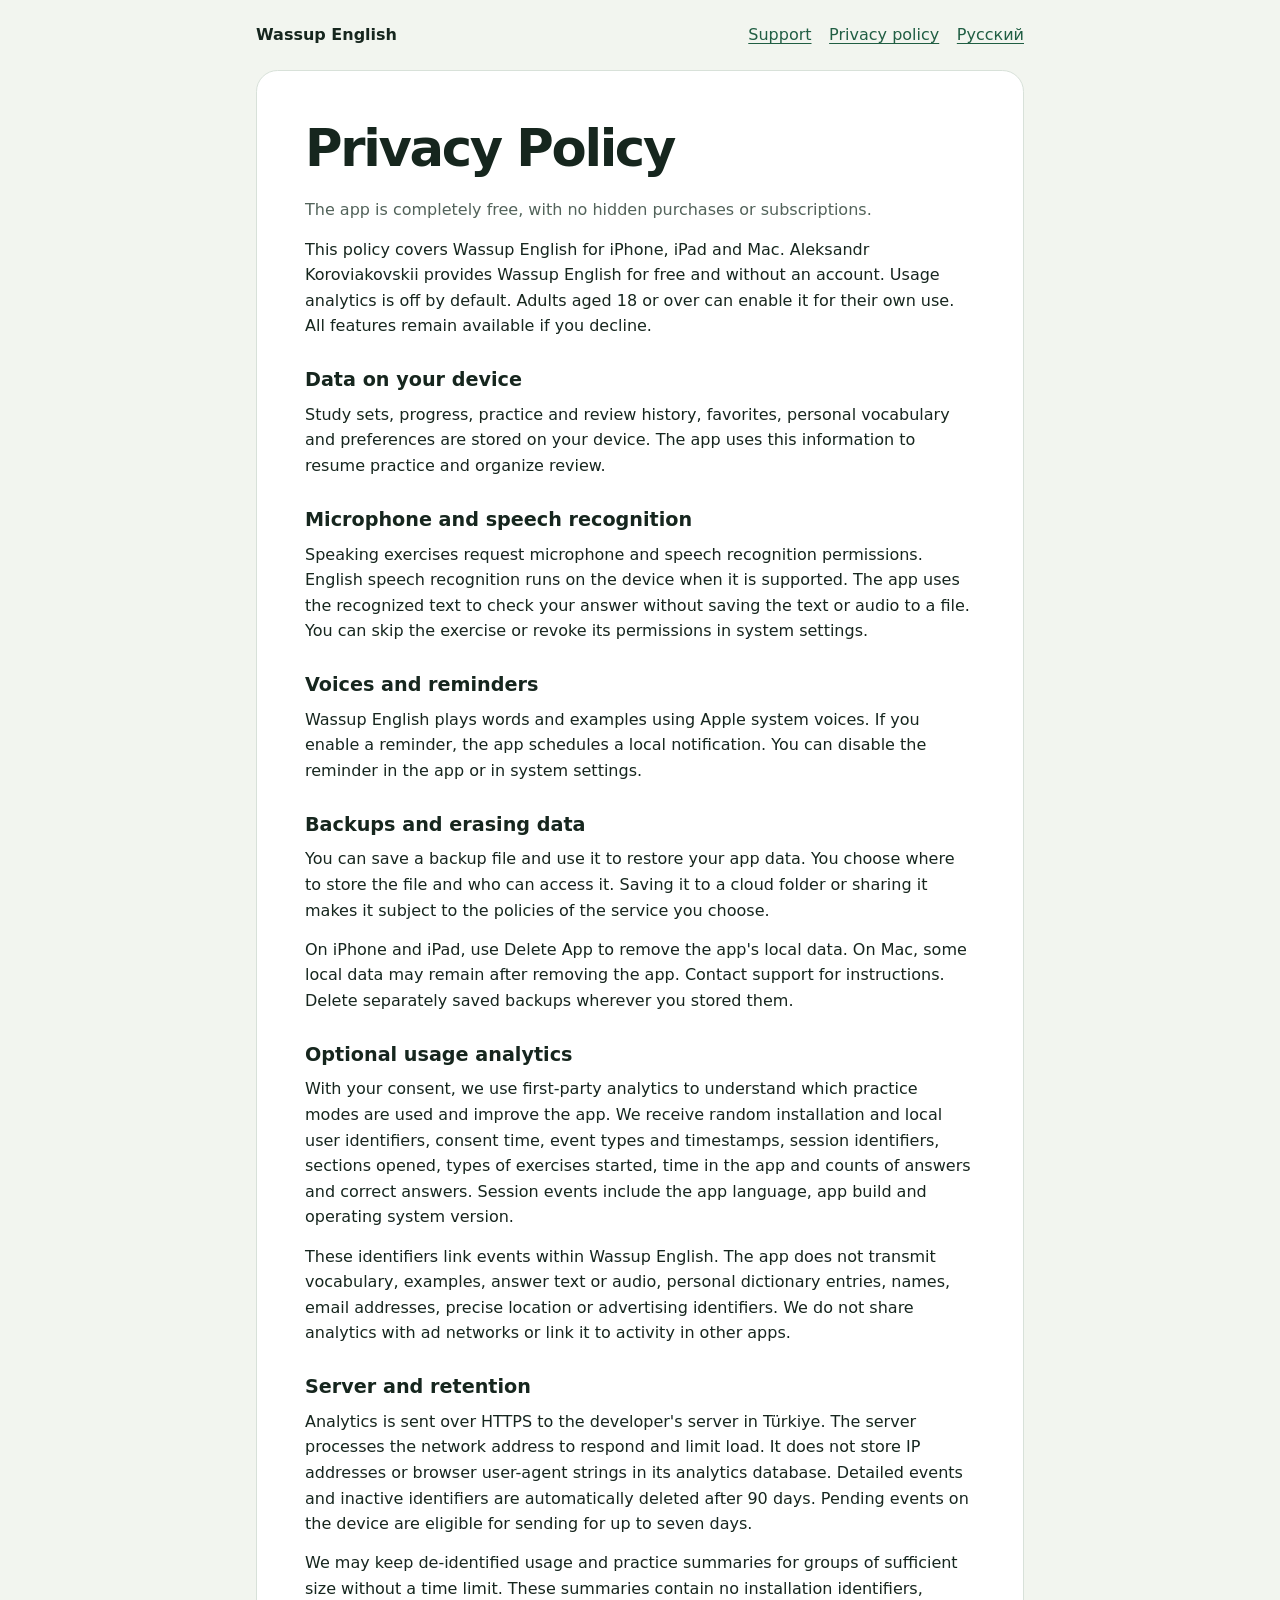
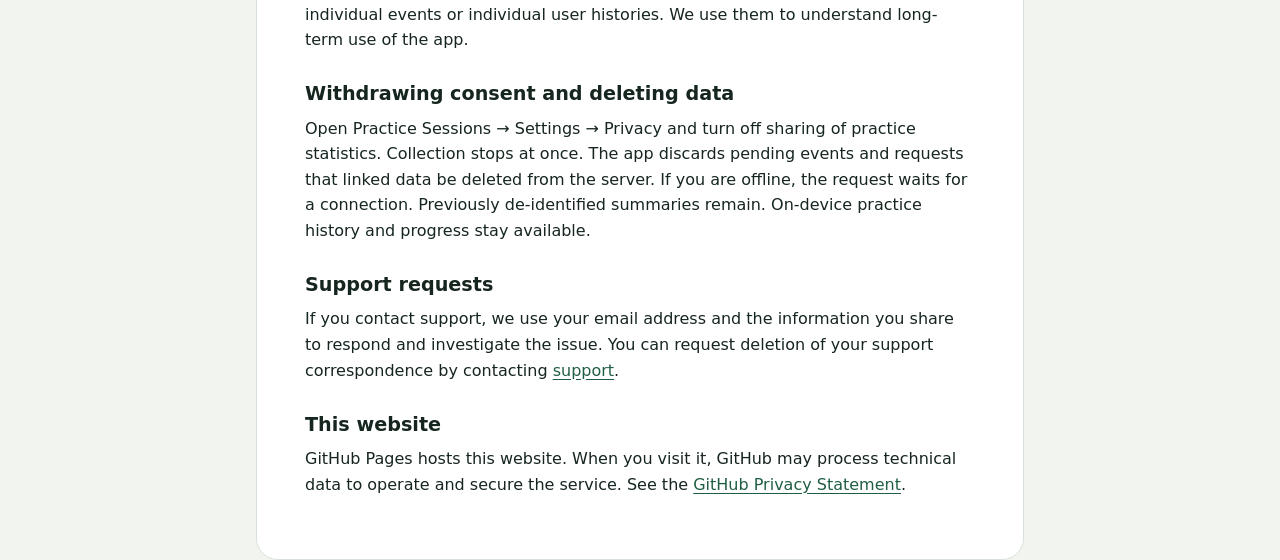
<file: wassup-english/privacy.en.html>
<!doctype html>
<html lang="en">
<head>
  <meta charset="utf-8">
  <meta name="viewport" content="width=device-width, initial-scale=1">
  <title>Wassup English Privacy Policy</title>
  <link rel="stylesheet" href="store.css">
</head>
<body>
  <header>
    <span class="brand">Wassup English</span>
    <nav aria-label="App information">
      <a href="support.en.html">Support</a>
      <a href="privacy.en.html" aria-current="page">Privacy policy</a>
      <a href="privacy.html" lang="ru">Русский</a>
    </nav>
  </header>
  <main>
    <h1>Privacy Policy</h1>
    <p class="status">The app is completely free, with no hidden purchases or subscriptions.</p>
    <p>This policy covers Wassup English for iPhone, iPad and Mac. Aleksandr Koroviakovskii provides Wassup English for free and without an account. Usage analytics is off by default. Adults aged 18 or over can enable it for their own use. All features remain available if you decline.</p>
    <h2>Data on your device</h2>
    <p>Study sets, progress, practice and review history, favorites, personal vocabulary and preferences are stored on your device. The app uses this information to resume practice and organize review.</p>
    <h2>Microphone and speech recognition</h2>
    <p>Speaking exercises request microphone and speech recognition permissions. English speech recognition runs on the device when it is supported. The app uses the recognized text to check your answer without saving the text or audio to a file. You can skip the exercise or revoke its permissions in system settings.</p>
    <h2>Voices and reminders</h2>
    <p>Wassup English plays words and examples using Apple system voices. If you enable a reminder, the app schedules a local notification. You can disable the reminder in the app or in system settings.</p>
    <h2>Backups and erasing data</h2>
    <p>You can save a backup file and use it to restore your app data. You choose where to store the file and who can access it. Saving it to a cloud folder or sharing it makes it subject to the policies of the service you choose.</p>
    <p>On iPhone and iPad, use Delete App to remove the app's local data. On Mac, some local data may remain after removing the app. Contact support for instructions. Delete separately saved backups wherever you stored them.</p>
    <h2>Optional usage analytics</h2>
    <p>With your consent, we use first-party analytics to understand which practice modes are used and improve the app. We receive random installation and local user identifiers, consent time, event types and timestamps, session identifiers, sections opened, types of exercises started, time in the app and counts of answers and correct answers. Session events include the app language, app build and operating system version.</p>
    <p>These identifiers link events within Wassup English. The app does not transmit vocabulary, examples, answer text or audio, personal dictionary entries, names, email addresses, precise location or advertising identifiers. We do not share analytics with ad networks or link it to activity in other apps.</p>
    <h2>Server and retention</h2>
    <p>Analytics is sent over HTTPS to the developer's server in Türkiye. The server processes the network address to respond and limit load. It does not store IP addresses or browser user-agent strings in its analytics database. Detailed events and inactive identifiers are automatically deleted after 90 days. Pending events on the device are eligible for sending for up to seven days.</p>
    <p>We may keep de-identified usage and practice summaries for groups of sufficient size without a time limit. These summaries contain no installation identifiers, individual events or individual user histories. We use them to understand long-term use of the app.</p>
    <h2>Withdrawing consent and deleting data</h2>
    <p>Open Practice Sessions → Settings → Privacy and turn off sharing of practice statistics. Collection stops at once. The app discards pending events and requests that linked data be deleted from the server. If you are offline, the request waits for a connection. Previously de-identified summaries remain. On-device practice history and progress stay available.</p>
    <h2>Support requests</h2>
    <p>If you contact support, we use your email address and the information you share to respond and investigate the issue. You can request deletion of your support correspondence by contacting <a href="support.en.html#contact">support</a>.</p>
    <h2>This website</h2>
    <p>GitHub Pages hosts this website. When you visit it, GitHub may process technical data to operate and secure the service. See the <a href="https://docs.github.com/en/site-policy/privacy-policies/github-general-privacy-statement">GitHub Privacy Statement</a>.</p>
  </main>
</body>
</html>
</file>
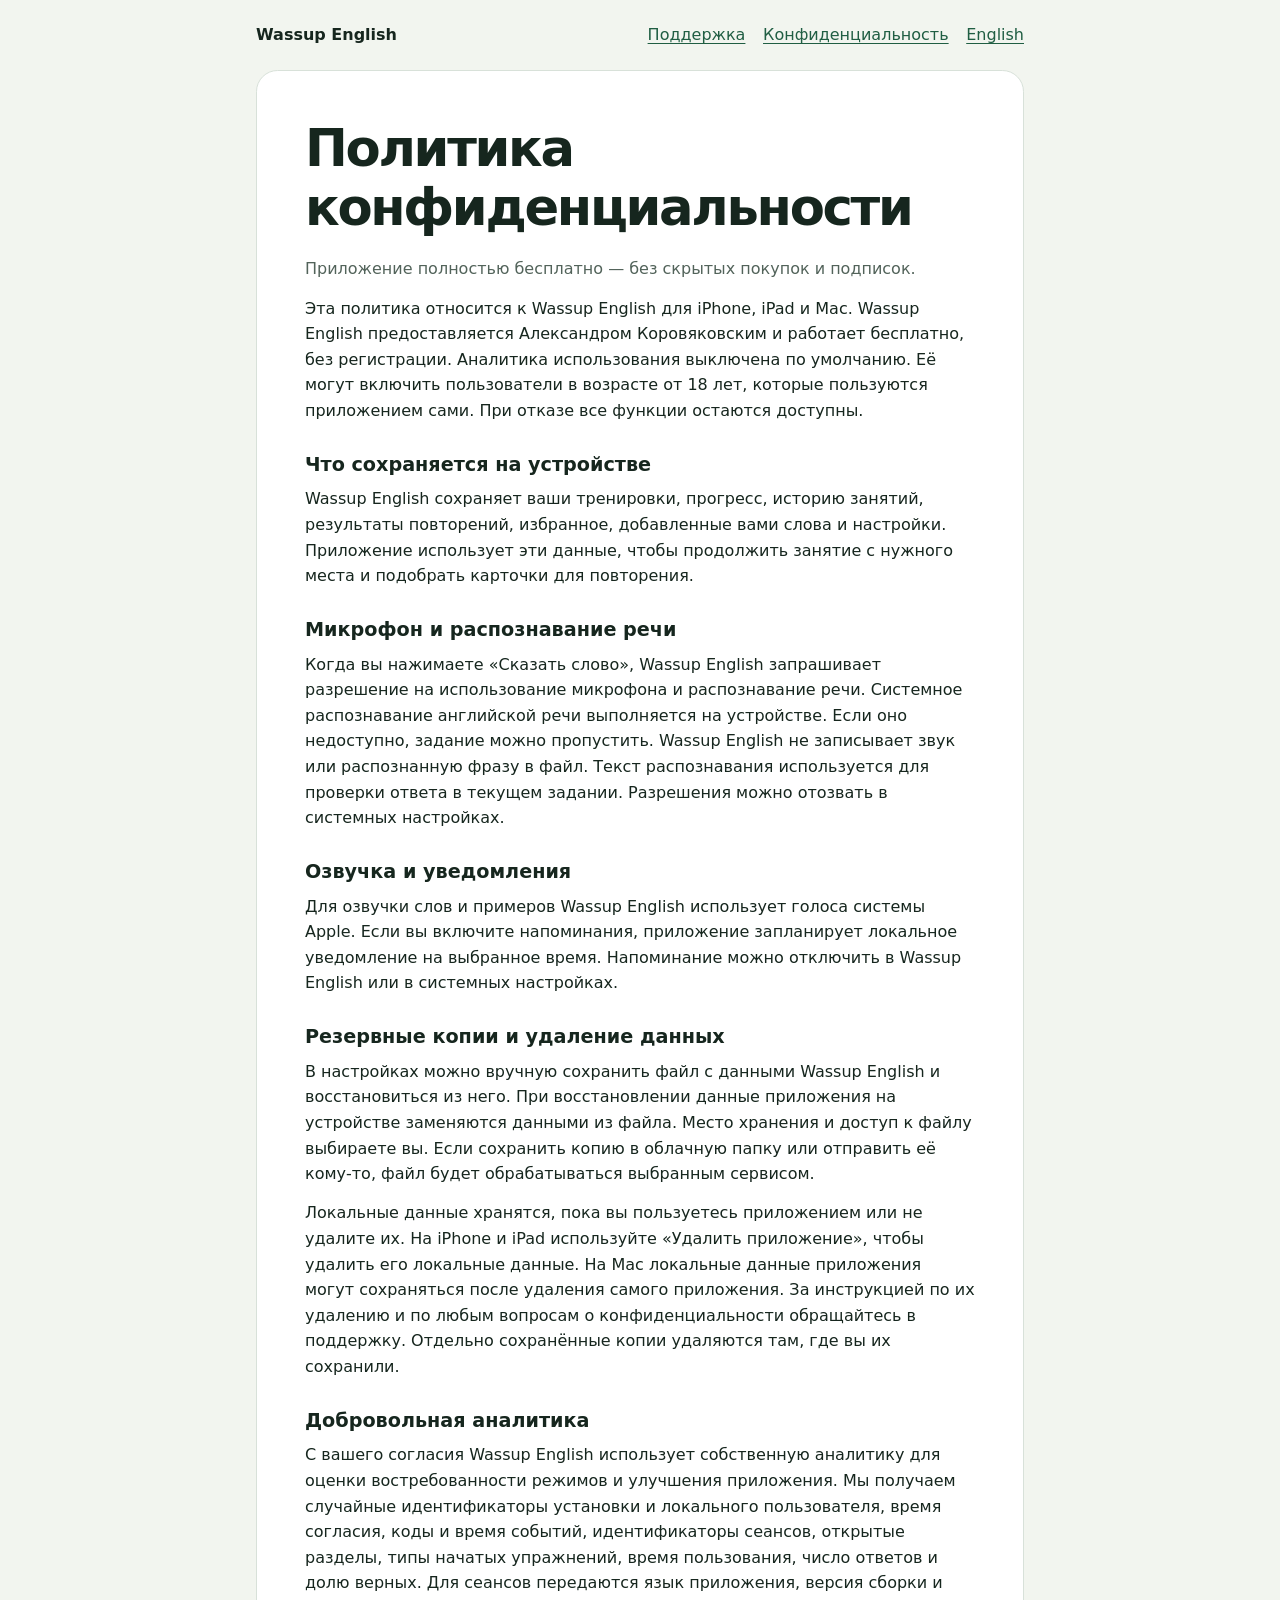
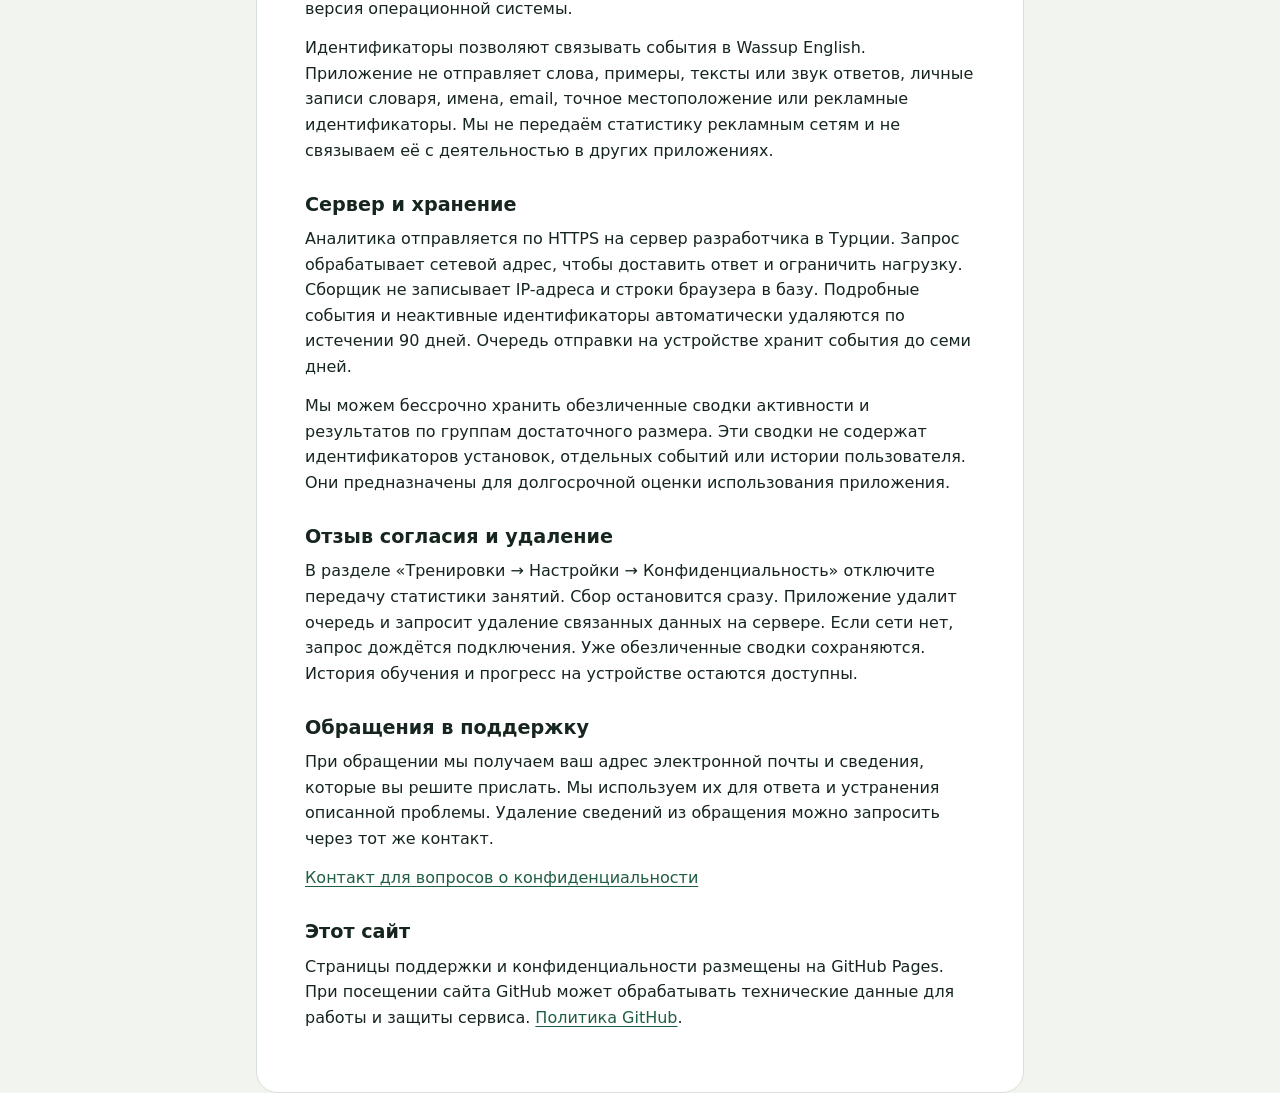
<file: wassup-english/privacy.html>
<!doctype html>
<html lang="ru">
<head>
  <meta charset="utf-8">
  <meta name="viewport" content="width=device-width, initial-scale=1">
  <meta name="robots" content="noindex">
  <title>Политика конфиденциальности Wassup English</title>
  <link rel="stylesheet" href="store.css">
</head>
<body>
  <header>
    <span class="brand">Wassup English</span>
    <nav aria-label="Информация о приложении">
      <a href="support.html">Поддержка</a>
      <a href="privacy.html" aria-current="page">Конфиденциальность</a>
        <a href="privacy.en.html" lang="en">English</a>
    </nav>
  </header>
  <main>
    <h1>Политика конфиденциальности</h1>
    <p class="status">Приложение полностью бесплатно — без скрытых покупок и подписок.</p>
    <p>Эта политика относится к Wassup English для iPhone, iPad и Mac. Wassup English предоставляется Александром Коровяковским и работает бесплатно, без регистрации. Аналитика использования выключена по умолчанию. Её могут включить пользователи в возрасте от 18 лет, которые пользуются приложением сами. При отказе все функции остаются доступны.</p>

    <h2>Что сохраняется на устройстве</h2>
    <p>Wassup English сохраняет ваши тренировки, прогресс, историю занятий, результаты повторений, избранное, добавленные вами слова и настройки. Приложение использует эти данные, чтобы продолжить занятие с нужного места и подобрать карточки для повторения.</p>

    <h2>Микрофон и распознавание речи</h2>
    <p>Когда вы нажимаете «Сказать слово», Wassup English запрашивает разрешение на использование микрофона и распознавание речи. Системное распознавание английской речи выполняется на устройстве. Если оно недоступно, задание можно пропустить. Wassup English не записывает звук или распознанную фразу в файл. Текст распознавания используется для проверки ответа в текущем задании. Разрешения можно отозвать в системных настройках.</p>

    <h2>Озвучка и уведомления</h2>
    <p>Для озвучки слов и примеров Wassup English использует голоса системы Apple. Если вы включите напоминания, приложение запланирует локальное уведомление на выбранное время. Напоминание можно отключить в Wassup English или в системных настройках.</p>

    <h2>Резервные копии и удаление данных</h2>
    <p>В настройках можно вручную сохранить файл с данными Wassup English и восстановиться из него. При восстановлении данные приложения на устройстве заменяются данными из файла. Место хранения и доступ к файлу выбираете вы. Если сохранить копию в облачную папку или отправить её кому-то, файл будет обрабатываться выбранным сервисом.</p>
    <p>Локальные данные хранятся, пока вы пользуетесь приложением или не удалите их. На iPhone и iPad используйте «Удалить приложение», чтобы удалить его локальные данные. На Mac локальные данные приложения могут сохраняться после удаления самого приложения. За инструкцией по их удалению и по любым вопросам о конфиденциальности обращайтесь в поддержку. Отдельно сохранённые копии удаляются там, где вы их сохранили.</p>

    <h2>Добровольная аналитика</h2>
    <p>С вашего согласия Wassup English использует собственную аналитику для оценки востребованности режимов и улучшения приложения. Мы получаем случайные идентификаторы установки и локального пользователя, время согласия, коды и время событий, идентификаторы сеансов, открытые разделы, типы начатых упражнений, время пользования, число ответов и долю верных. Для сеансов передаются язык приложения, версия сборки и версия операционной системы.</p>
    <p>Идентификаторы позволяют связывать события в Wassup English. Приложение не отправляет слова, примеры, тексты или звук ответов, личные записи словаря, имена, email, точное местоположение или рекламные идентификаторы. Мы не передаём статистику рекламным сетям и не связываем её с деятельностью в других приложениях.</p>
    <h2>Сервер и хранение</h2>
    <p>Аналитика отправляется по HTTPS на сервер разработчика в Турции. Запрос обрабатывает сетевой адрес, чтобы доставить ответ и ограничить нагрузку. Сборщик не записывает IP-адреса и строки браузера в базу. Подробные события и неактивные идентификаторы автоматически удаляются по истечении 90 дней. Очередь отправки на устройстве хранит события до семи дней.</p>
    <p>Мы можем бессрочно хранить обезличенные сводки активности и результатов по группам достаточного размера. Эти сводки не содержат идентификаторов установок, отдельных событий или истории пользователя. Они предназначены для долгосрочной оценки использования приложения.</p>
    <h2>Отзыв согласия и удаление</h2>
    <p>В разделе «Тренировки → Настройки → Конфиденциальность» отключите передачу статистики занятий. Сбор остановится сразу. Приложение удалит очередь и запросит удаление связанных данных на сервере. Если сети нет, запрос дождётся подключения. Уже обезличенные сводки сохраняются. История обучения и прогресс на устройстве остаются доступны.</p>

    <h2>Обращения в поддержку</h2>
    <p>При обращении мы получаем ваш адрес электронной почты и сведения, которые вы решите прислать. Мы используем их для ответа и устранения описанной проблемы. Удаление сведений из обращения можно запросить через тот же контакт.</p>
    <p><a href="support.html#contact">Контакт для вопросов о конфиденциальности</a></p>
    <h2>Этот сайт</h2>
    <p>Страницы поддержки и конфиденциальности размещены на GitHub Pages. При посещении сайта GitHub может обрабатывать технические данные для работы и защиты сервиса. <a href="https://docs.github.com/en/site-policy/privacy-policies/github-general-privacy-statement">Политика GitHub</a>.</p>
  </main>
</body>
</html>
</file>
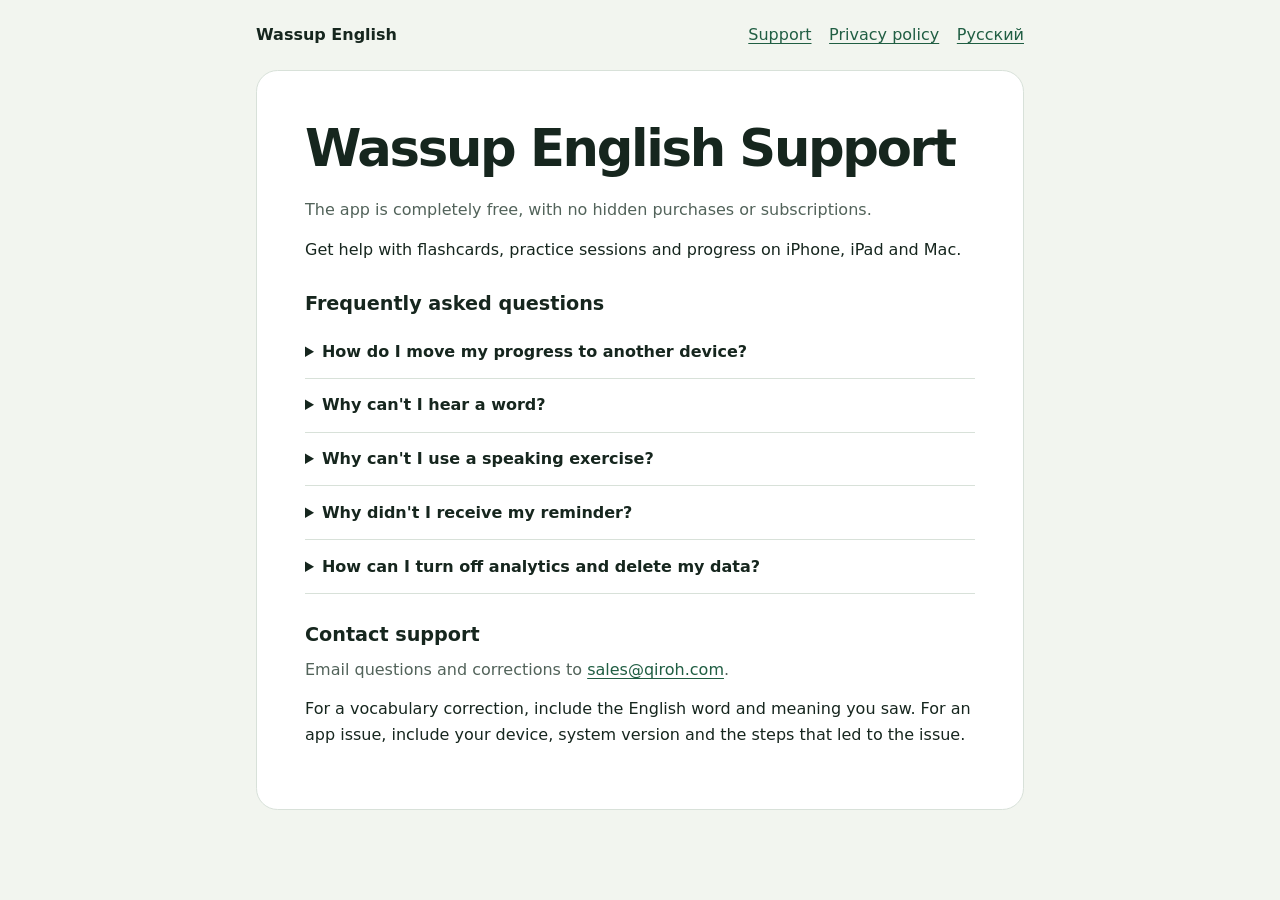
<file: wassup-english/support.en.html>
<!doctype html>
<html lang="en">
<head>
  <meta charset="utf-8">
  <meta name="viewport" content="width=device-width, initial-scale=1">
  <title>Wassup English Support</title>
  <link rel="stylesheet" href="store.css">
</head>
<body>
  <header>
    <span class="brand">Wassup English</span>
    <nav aria-label="App information">
      <a href="support.en.html" aria-current="page">Support</a>
      <a href="privacy.en.html">Privacy policy</a>
      <a href="support.html" lang="ru">Русский</a>
    </nav>
  </header>
  <main>
    <h1>Wassup English Support</h1>
    <p class="status">The app is completely free, with no hidden purchases or subscriptions.</p>
    <p>Get help with flashcards, practice sessions and progress on iPhone, iPad and Mac.</p>
    <h2>Frequently asked questions</h2>
    <details>
      <summary>How do I move my progress to another device?</summary>
      <p>Open the settings in Practice Sessions and save a backup. Move the file to the other device, then choose to restore from a backup in its Wassup English settings. Restoring replaces the app's current data on that device.</p>
    </details>
    <details>
      <summary>Why can't I hear a word?</summary>
      <p>Check the media volume and audio output. Try another installed English voice in the app settings and check the automatic playback setting. Tap the speaker on a card to play the word again.</p>
    </details>
    <details>
      <summary>Why can't I use a speaking exercise?</summary>
      <p>Check microphone and speech recognition permissions in system settings. Speaking exercises require on-device English speech recognition. You can skip the exercise when this feature is unavailable.</p>
    </details>
    <details>
      <summary>Why didn't I receive my reminder?</summary>
      <p>Check the reminder time in the app, notification permissions and your current Focus settings.</p>
    </details>
    <details>
      <summary>How can I turn off analytics and delete my data?</summary>
      <p>Open Practice Sessions → Settings → Privacy and turn off sharing of practice statistics. Collection stops and the linked data is deleted from the server. The app sends the request when your device is online. <a href="privacy.en.html">Privacy policy</a>.</p>
    </details>

    <h2 id="contact">Contact support</h2>
    <p class="status">Email questions and corrections to <a href="mailto:sales@qiroh.com">sales@qiroh.com</a>.</p>
    <p>For a vocabulary correction, include the English word and meaning you saw. For an app issue, include your device, system version and the steps that led to the issue.</p>
  </main>
</body>
</html>
</file>
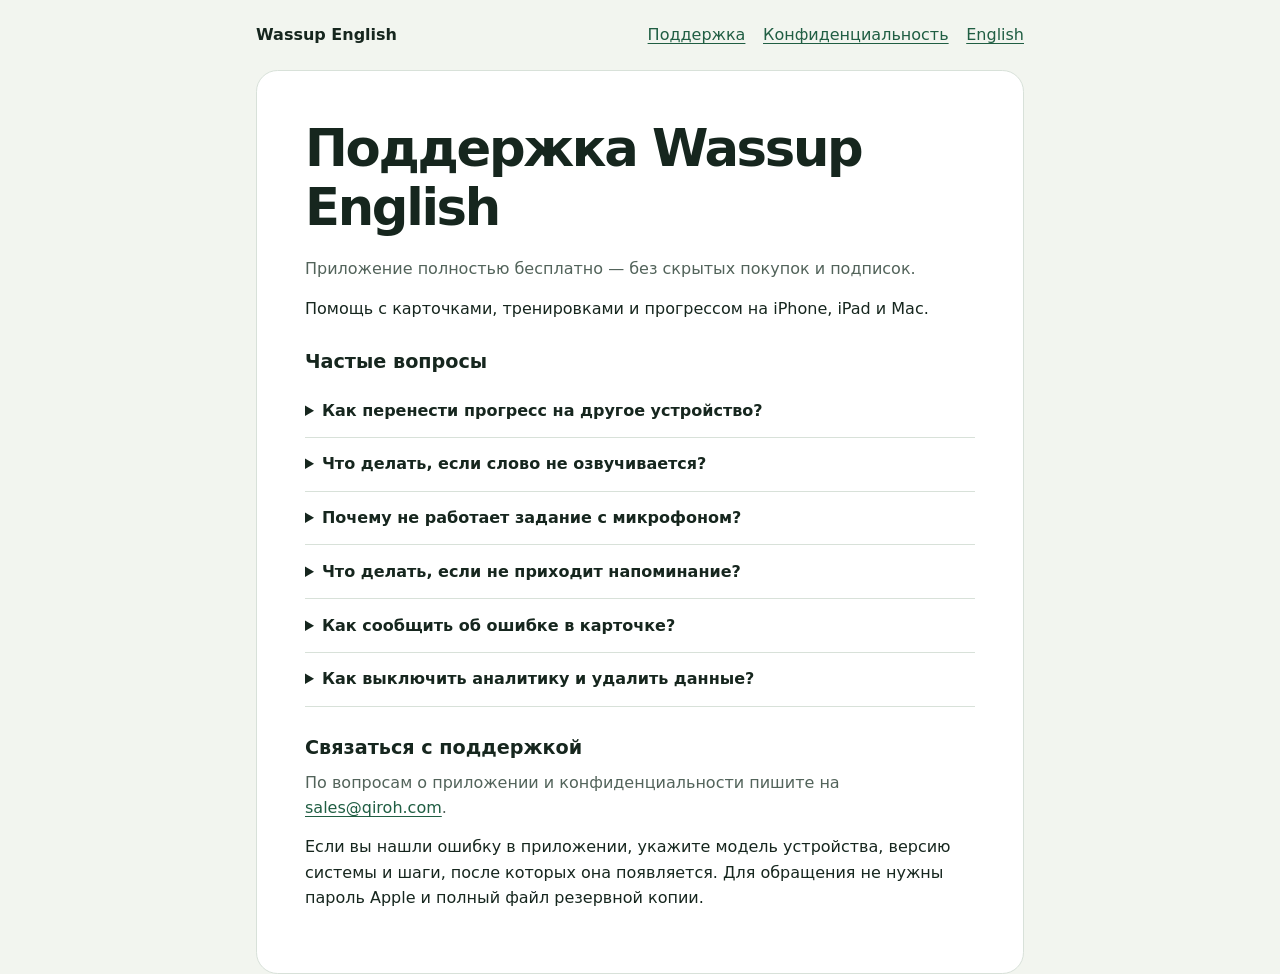
<file: wassup-english/support.html>
<!doctype html>
<html lang="ru">
<head>
  <meta charset="utf-8">
  <meta name="viewport" content="width=device-width, initial-scale=1">
  <meta name="robots" content="noindex">
  <title>Поддержка Wassup English</title>
  <link rel="stylesheet" href="store.css">
</head>
<body>
  <header>
    <span class="brand">Wassup English</span>
    <nav aria-label="Информация о приложении">
      <a href="support.html" aria-current="page">Поддержка</a>
      <a href="privacy.html">Конфиденциальность</a>
        <a href="support.en.html" lang="en">English</a>
    </nav>
  </header>
  <main>
    <h1>Поддержка Wassup English</h1>
    <p class="status">Приложение полностью бесплатно — без скрытых покупок и подписок.</p>
    <p>Помощь с карточками, тренировками и прогрессом на iPhone, iPad и Mac.</p>

    <h2>Частые вопросы</h2>
    <details>
      <summary>Как перенести прогресс на другое устройство?</summary>
      <p>В разделе «Тренировки» откройте настройки и выберите «Сохранить копию». Передайте файл на другое устройство и выберите «Восстановить из копии» в настройках Wassup English. При восстановлении тренировки, слова и настройки на этом устройстве будут заменены данными из файла.</p>
    </details>
    <details>
      <summary>Что делать, если слово не озвучивается?</summary>
      <p>Проверьте громкость медиа и выбранное устройство вывода звука. В настройках Wassup English откройте список английских голосов и попробуйте другой доступный голос. В параметрах тренировки проверьте, включена ли автоматическая озвучка. Кнопка с динамиком на карточке запускает озвучку вручную.</p>
    </details>
    <details>
      <summary>Почему не работает задание с микрофоном?</summary>
      <p>Проверьте разрешения на микрофон и распознавание речи в системных настройках. Для упражнения требуется локальное распознавание английского. Если система сообщает о его недоступности, нажмите «Пропустить» и продолжайте занятие.</p>
    </details>
    <details>
      <summary>Что делать, если не приходит напоминание?</summary>
      <p>Проверьте время в настройках Wassup English и разрешение на уведомления в системных настройках. Убедитесь, что текущий режим фокусирования позволяет получать уведомления от Wassup English.</p>
    </details>
    <details>
      <summary>Как сообщить об ошибке в карточке?</summary>
      <p>Напишите английское слово и укажите, что нужно проверить: перевод, транскрипцию, форму глагола, пример, озвучку или иллюстрацию. Если значения отличаются, приложите снимок карточки или скопируйте нужное значение.</p>
    </details>

    <details>
      <summary>Как выключить аналитику и удалить данные?</summary>
      <p>Откройте настройки тренировок, затем «Конфиденциальность». Отключите передачу статистики занятий. Сбор остановится, а связанные данные будут удалены с сервера. Запрос на сервер отправится, когда будет доступен интернет. <a href="privacy.html">Политика конфиденциальности</a>.</p>
    </details>

    <h2 id="contact">Связаться с поддержкой</h2>
    <p class="status">По вопросам о приложении и конфиденциальности пишите на <a href="mailto:sales@qiroh.com">sales@qiroh.com</a>.</p>
    <p>Если вы нашли ошибку в приложении, укажите модель устройства, версию системы и шаги, после которых она появляется. Для обращения не нужны пароль Apple и полный файл резервной копии.</p>
  </main>
</body>
</html>
</file>
<file: styles.css>
:root {
  color-scheme: light dark;
  --bg: #f5f6fb;
  --surface: rgba(255, 255, 255, 0.9);
  --text: #111218;
  --muted: #626571;
  --line: rgba(17, 18, 24, 0.1);
  --accent: #00c853;
  --accent-dark: #008d3a;
  --shadow: 0 18px 50px rgba(34, 39, 52, 0.08);
}

* {
  box-sizing: border-box;
}

body {
  margin: 0;
  min-height: 100vh;
  font-family: -apple-system, BlinkMacSystemFont, "SF Pro Text", "Segoe UI", sans-serif;
  color: var(--text);
  background:
    radial-gradient(circle at 85% -10%, rgba(0, 200, 83, 0.15), transparent 34rem),
    var(--bg);
  line-height: 1.65;
}

a {
  color: var(--accent-dark);
  text-underline-offset: 0.16em;
}

.shell {
  width: min(880px, calc(100% - 32px));
  margin: 0 auto;
}

header {
  padding: 28px 0 18px;
}

.brand {
  display: inline-flex;
  align-items: center;
  gap: 11px;
  color: var(--text);
  text-decoration: none;
  font-weight: 750;
  letter-spacing: -0.02em;
}

.mark {
  display: grid;
  width: 34px;
  height: 34px;
  place-items: center;
  border-radius: 10px;
  color: white;
  background: var(--accent);
  font-size: 19px;
  font-weight: 850;
}

main {
  padding: 28px 0 64px;
}

.hero,
.document,
.card {
  border: 1px solid var(--line);
  background: var(--surface);
  box-shadow: var(--shadow);
}

.hero,
.document {
  border-radius: 28px;
  padding: clamp(28px, 6vw, 58px);
}

h1,
h2 {
  letter-spacing: -0.035em;
  line-height: 1.14;
}

h1 {
  max-width: 720px;
  margin: 0 0 18px;
  font-size: clamp(2.25rem, 7vw, 4.5rem);
}

.document h1 {
  font-size: clamp(2rem, 6vw, 3.5rem);
}

h2 {
  margin: 2.1em 0 0.55em;
  font-size: 1.35rem;
}

p,
ul {
  margin: 0.8em 0;
}

.lead {
  max-width: 650px;
  color: var(--muted);
  font-size: 1.13rem;
}

.meta {
  margin-bottom: 32px;
  color: var(--muted);
}

.grid {
  display: grid;
  grid-template-columns: repeat(3, 1fr);
  gap: 14px;
  margin-top: 26px;
}

.card {
  display: block;
  padding: 22px;
  border-radius: 20px;
  color: var(--text);
  text-decoration: none;
  transition: transform 160ms ease, border-color 160ms ease;
}

.card:hover {
  transform: translateY(-2px);
  border-color: rgba(0, 200, 83, 0.45);
}

.card strong {
  display: block;
  margin-bottom: 6px;
}

.card span,
.note {
  color: var(--muted);
}

.callout {
  margin: 24px 0;
  padding: 18px 20px;
  border-left: 4px solid var(--accent);
  border-radius: 0 14px 14px 0;
  background: rgba(0, 200, 83, 0.08);
}

footer {
  padding: 0 0 42px;
  color: var(--muted);
  font-size: 0.9rem;
}

footer nav {
  display: flex;
  flex-wrap: wrap;
  gap: 10px 18px;
  margin-bottom: 10px;
}

@media (max-width: 680px) {
  .grid {
    grid-template-columns: 1fr;
  }

  .hero,
  .document {
    border-radius: 22px;
  }
}

@media (prefers-reduced-motion: reduce) {
  .card {
    transition: none;
  }
}

@media (prefers-color-scheme: dark) {
  :root {
    --bg: #0e1015;
    --surface: rgba(25, 27, 34, 0.92);
    --text: #f5f6f8;
    --muted: #b1b4bf;
    --line: rgba(255, 255, 255, 0.1);
    --accent-dark: #55df87;
    --shadow: 0 18px 50px rgba(0, 0, 0, 0.2);
  }
}
</file>
<file: wassup-english/store.css>
:root {
  color-scheme: light dark;
  --background: #f2f5ef;
  --surface: #fff;
  --ink: #16261e;
  --muted: #52635a;
  --accent: #205e43;
  --line: #d8e1d9;
  font-family: -apple-system, BlinkMacSystemFont, system-ui, sans-serif;
  line-height: 1.6;
}

@media (prefers-color-scheme: dark) {
  :root {
    --background: #101914;
    --surface: #19241d;
    --ink: #eef5ee;
    --muted: #b4c3b7;
    --accent: #a5dfb8;
    --line: #3b5042;
  }
}

* { box-sizing: border-box; }

body {
  margin: 0;
  background: var(--background);
  color: var(--ink);
}

header, main, footer {
  width: min(100% - 2rem, 48rem);
  margin-inline: auto;
}

header {
  display: flex;
  align-items: baseline;
  justify-content: space-between;
  gap: .75rem 1.5rem;
  flex-wrap: wrap;
  padding-block: 1.4rem;
}

nav { display: flex; flex-wrap: wrap; gap: .4rem 1.1rem; }
a { color: var(--accent); text-underline-offset: .18em; }
a:focus-visible, summary:focus-visible { outline: 2px solid var(--accent); outline-offset: 4px; }
.brand { font-weight: 750; text-decoration: none; }
h1, h2 { line-height: 1.15; }
h1 { font-size: clamp(1.8rem, 6vw, 3.2rem); margin: 0 0 1.2rem; letter-spacing: -.045em; }
h2 { font-size: 1.2rem; margin: 1.9rem 0 .65rem; }
p { margin: 0 0 .85rem; }
main {
  padding: clamp(1.15rem, 5vw, 3rem);
  border: 1px solid var(--line);
  border-radius: 1.35rem;
  background: var(--surface);
}

footer { color: var(--muted); font-size: .9rem; padding-block: 1.25rem; }
.muted, .status { color: var(--muted); }
details { padding: .85rem 0; border-block-end: 1px solid var(--line); }
summary { cursor: pointer; font-weight: 650; }
details p { margin: .6rem 0 .1rem; }
.gallery { display: grid; grid-template-columns: repeat(2, minmax(0, 1fr)); gap: 1rem; padding: 0; list-style: none; }
.gallery img { display: block; width: 100%; height: auto; border-radius: .65rem; border: 1px solid var(--line); }
.gallery a { display: grid; gap: .35rem; }
@media (min-width: 680px) {
  .gallery.phone { grid-template-columns: repeat(4, minmax(0, 1fr)); }
}
</file>
